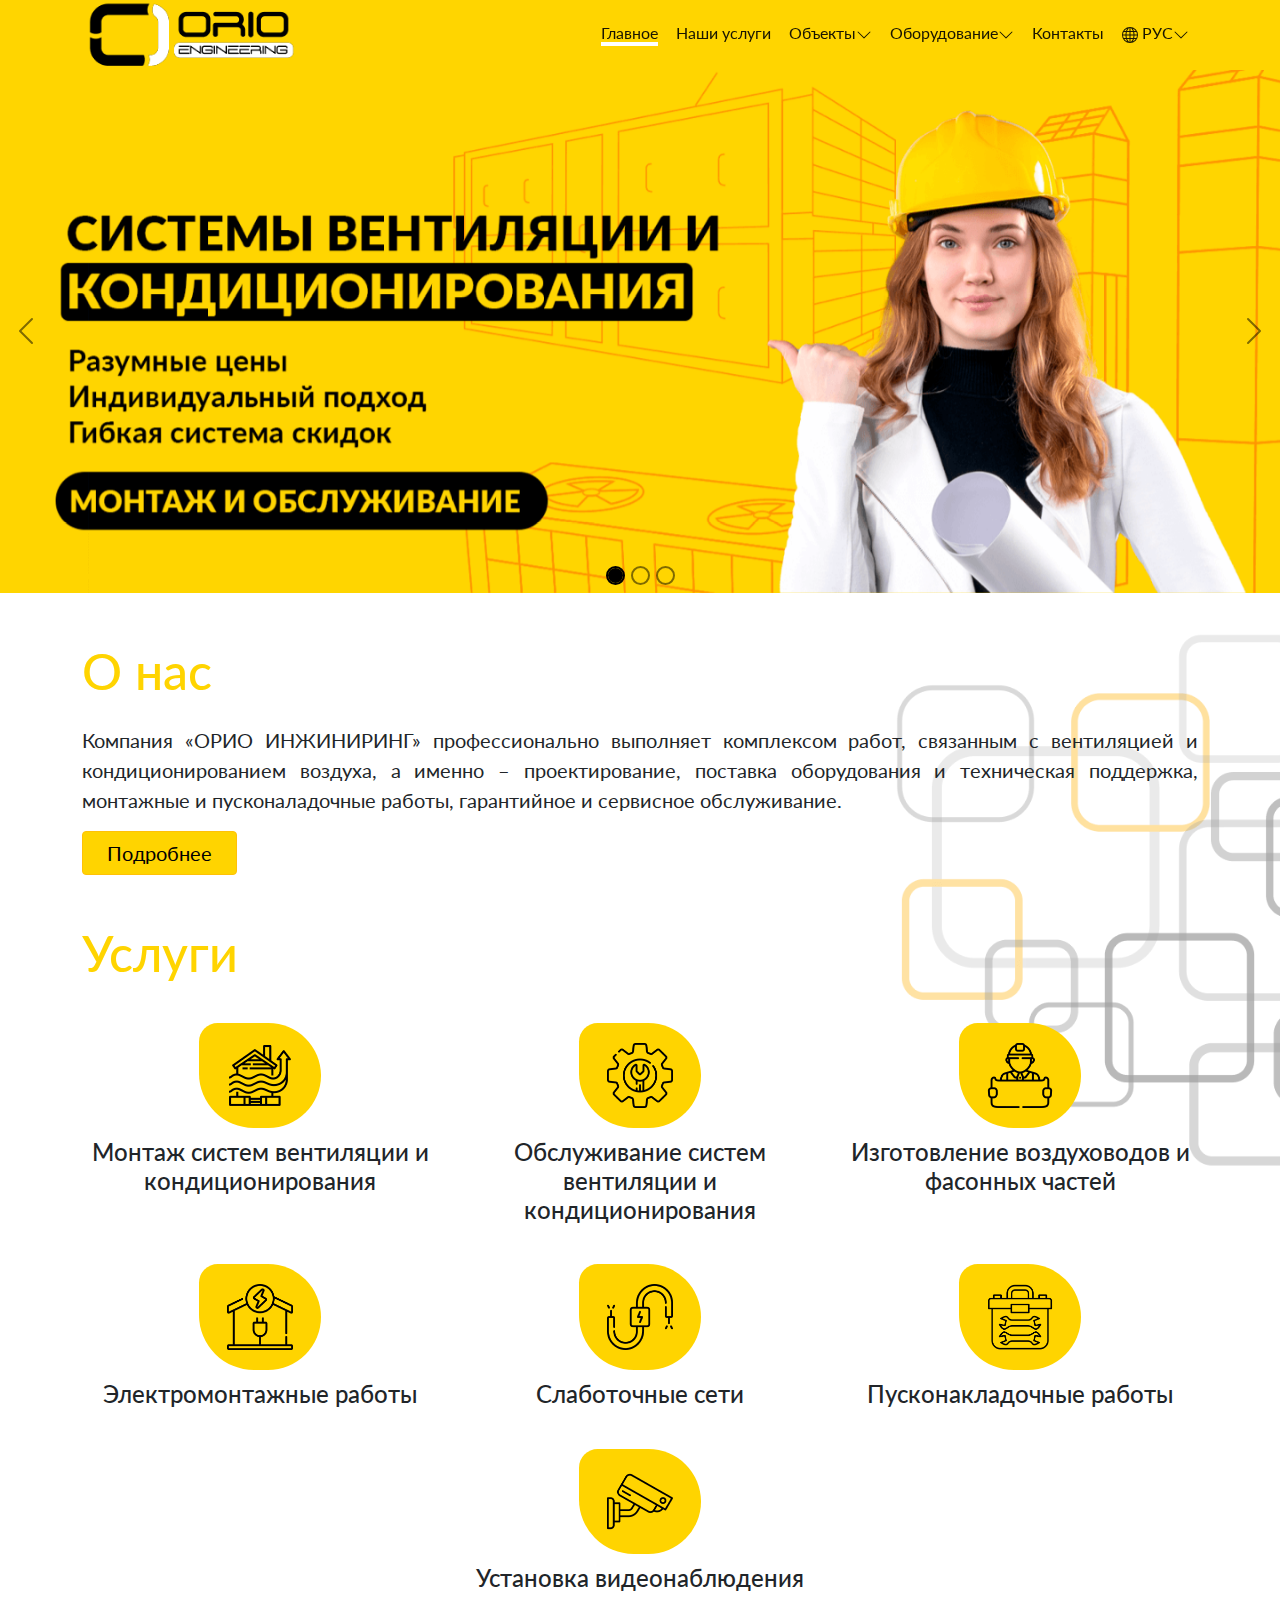
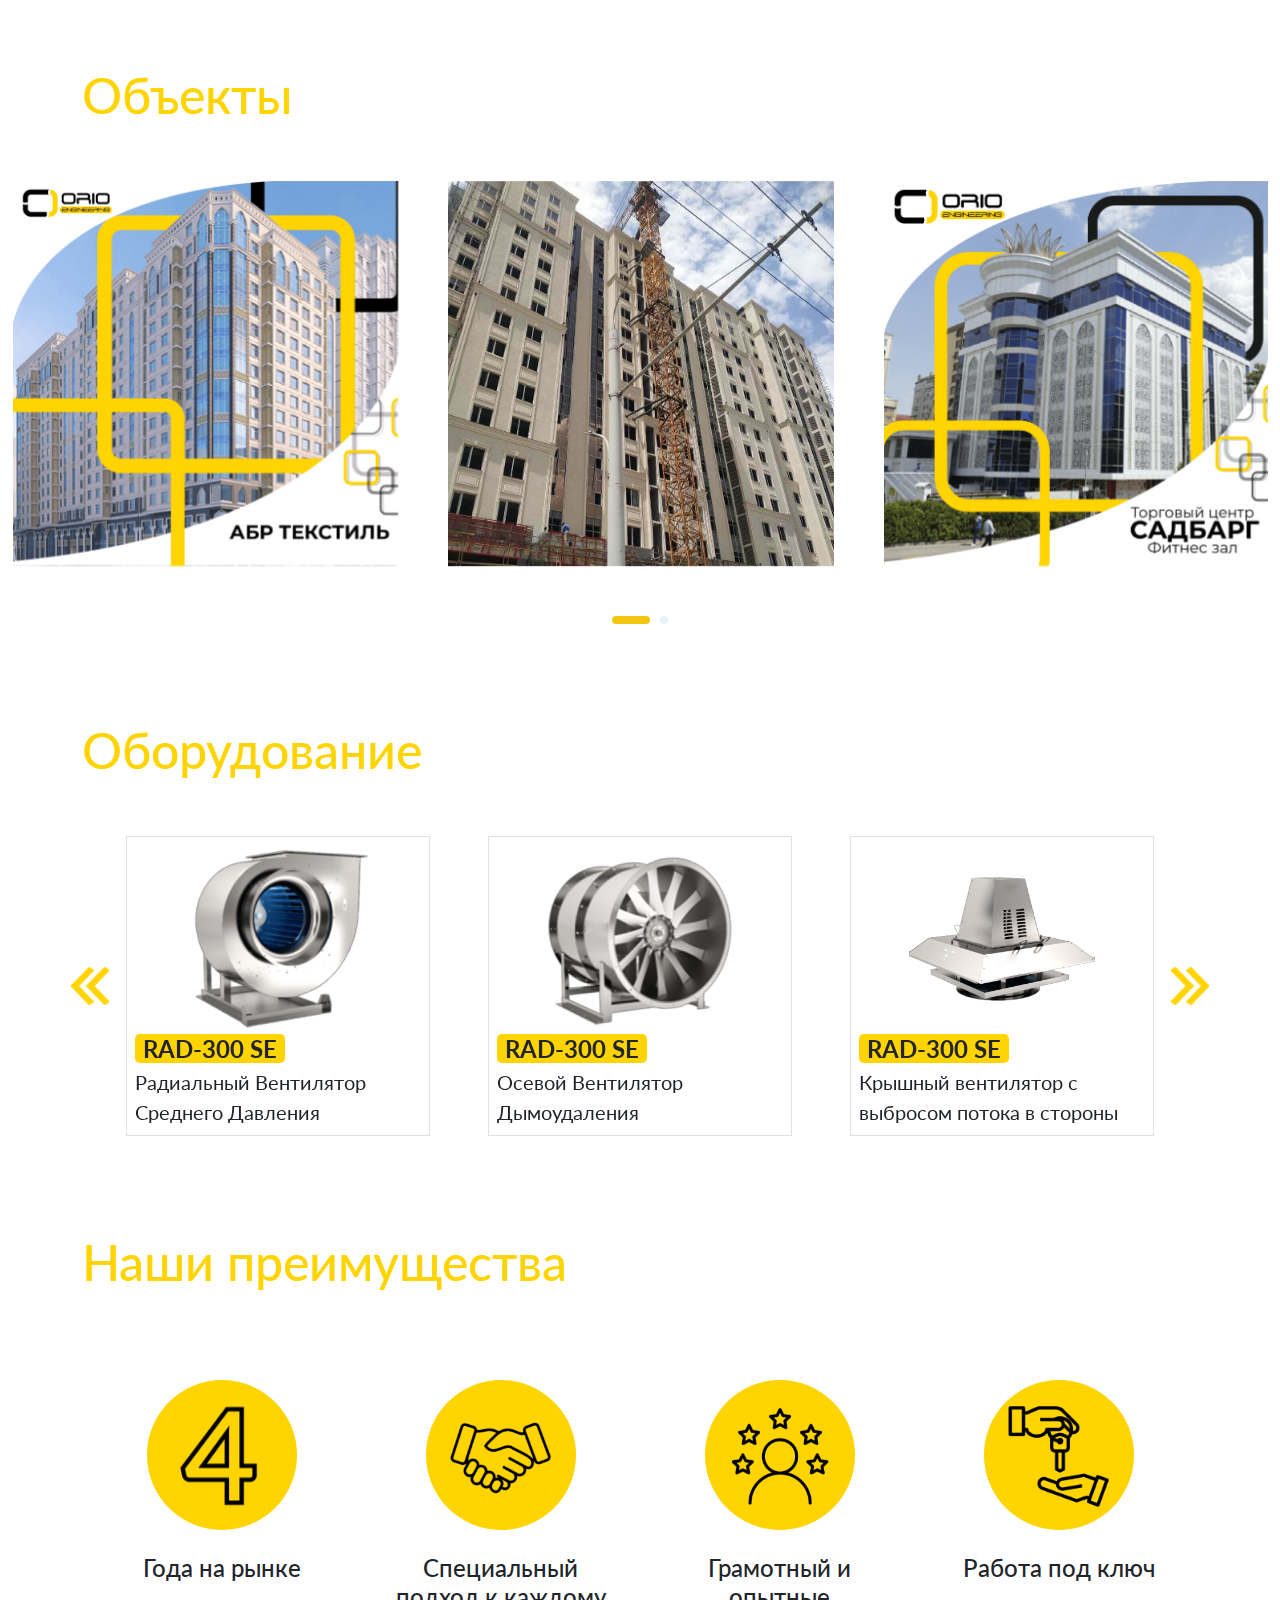
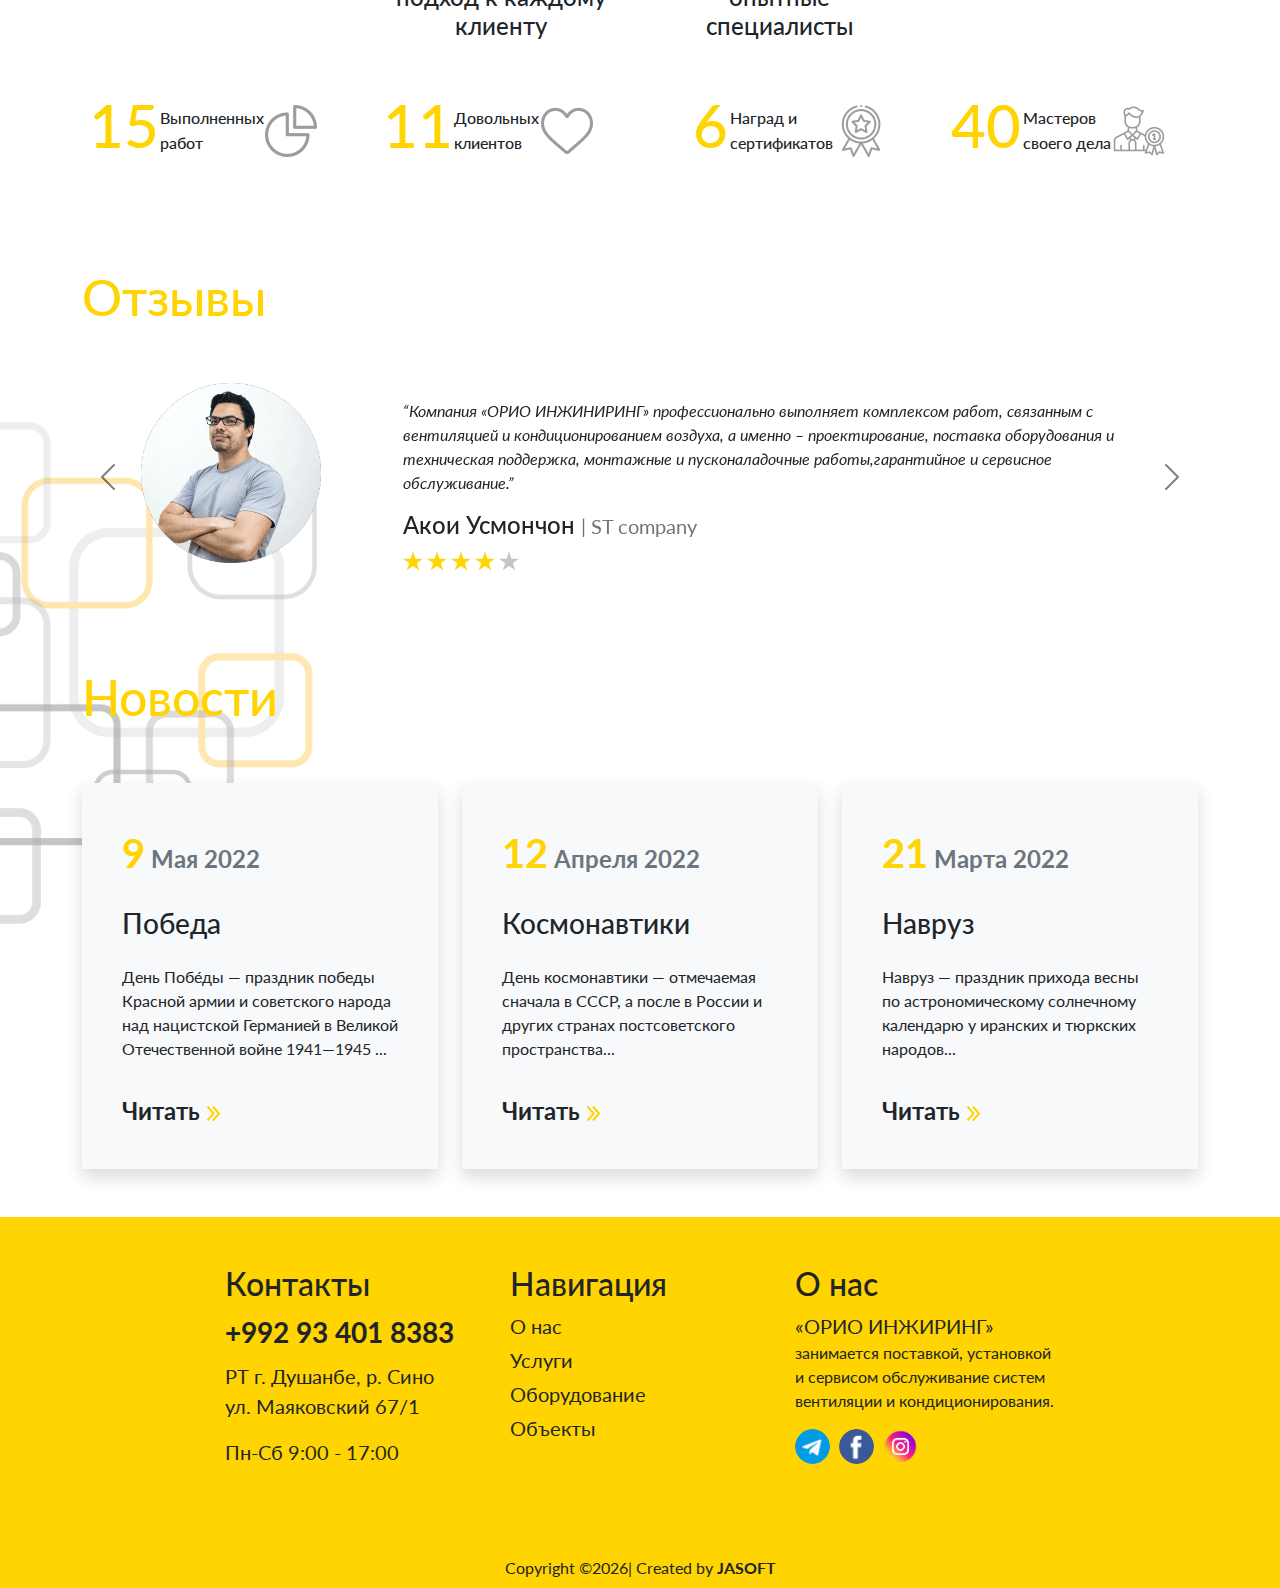
<file: index.html>
<!DOCTYPE html>
<html lang="ru">

<head>
  <meta charset="UTF-8">
  <meta http-equiv="X-UA-Compatible" content="IE=edge">
  <meta name="viewport" content="width=device-width, initial-scale=1.0">
  <meta name="description" content="«ОРИО ИНЖИРИНГ» занимается поставкой, установкой и сервисом обслуживание систем вентиляции и кондиционирования. Изготовление воздуховодов и фасонных частей, Электромонтажные работы, Установка видеонаблюдения. Таджикистан Душанбе (орио тч)" />
  <title>ORIO engineering - ОРИО ИНЖИНИРИНГ связанным с вентиляцией и кондиционированием воздуха</title>
  <link rel="shortcut icon" href="./img/favicon.ico" type="image/x-icon">
  <link rel="stylesheet" href="./css/bootstrap.min.css">
  <link rel="stylesheet" href="./css/owl.carousel.min.css">
  <link rel="stylesheet" href="./css/mystyle.css">
</head>

<body>
  <div id="preloader">
    <div class="wrapper">
      <div class="cssload-loader"></div>
    </div>
  </div>
  <!-- Header -->
  <header >
    <nav class="navbar navbar-expand-lg navbar-light p-0 m-0 fixed-top">
      <div class="container">
        <a class="navbar-brand p-0 m-0" href="../"><img src="./img/logo_orio.png" alt="logo Orio"
            id="header-logo-orio"></a>


        <button class="navbar-toggler" type="button" data-bs-toggle="collapse" data-bs-target="#navbarNavDropdown"
          aria-controls="navbarNavDropdown" aria-expanded="false" aria-label="Toggle navigation">
          <span class="navbar-toggler-icon"></span>
        </button>
        <div class="collapse navbar-collapse justify-content-end" id="navbarNavDropdown">
          <ul class="navbar-nav ">
            <li class="nav-item">
              <a class="nav-link active" aria-current="page" href="./">Главное</a>
            </li>
            <li class="nav-item ">
              <a class="nav-link" aria-current="page" href="./uslugi/">Наши услуги</a>
            </li>
            <li class="nav-item dropdown">
              <a class="nav-link dropdown-toggle" href="#" id="navbarDropdownMenuLink" role="button"
                data-bs-toggle="dropdown" aria-expanded="false">Объекты<span><svg xmlns="http://www.w3.org/2000/svg"
                    width="16" height="16" fill="currentColor" class="bi bi-chevron-down" viewBox="0 0 16 16">
                    <path fill-rule="evenodd"
                      d="M1.646 4.646a.5.5 0 0 1 .708 0L8 10.293l5.646-5.647a.5.5 0 0 1 .708.708l-6 6a.5.5 0 0 1-.708 0l-6-6a.5.5 0 0 1 0-.708z" />
                  </svg></span></a>
              <ul class="dropdown-menu" aria-labelledby="navbarDropdownMenuLink">
                <li><a class="dropdown-item text-wrap" href="./obekti/">Реализованные объекты</a></li>
                <li><a class="dropdown-item text-wrap" href="./obekti/">Фото оборудования на объектах</a></li>
              </ul>
            </li>
            <li class="nav-item dropdown">
              <a class="nav-link dropdown-toggle" href="#" id="navbarDropdownMenuLink" role="button"
                data-bs-toggle="dropdown" aria-expanded="false">Оборудование<span><svg
                    xmlns="http://www.w3.org/2000/svg" width="16" height="16" fill="currentColor"
                    class="bi bi-chevron-down" viewBox="0 0 16 16">
                    <path fill-rule="evenodd"
                      d="M1.646 4.646a.5.5 0 0 1 .708 0L8 10.293l5.646-5.647a.5.5 0 0 1 .708.708l-6 6a.5.5 0 0 1-.708 0l-6-6a.5.5 0 0 1 0-.708z" />
                  </svg></span></a>
              <ul class="dropdown-menu" aria-labelledby="navbarDropdownMenuLink">
                <li><a class="dropdown-item text-wrap" href="./oborudovanie/">Протидымовая вентиляция</a></li>
                <li><a class="dropdown-item text-wrap" href="./oborudovanie/">Общерьменная вентиляция</a></li>
                <li><a class="dropdown-item text-wrap" href="./oborudovanie/">Прямоугольная канальная группа</a></li>
                <li><a class="dropdown-item text-wrap" href="./oborudovanie/">Круглая канальная группа</a></li>
                <li><a class="dropdown-item text-wrap" href="./oborudovanie/">Центральные кондиционеры</a></li>
                <li><a class="dropdown-item text-wrap" href="./oborudovanie/">Автоматика</a></li>
                <li><a class="dropdown-item text-wrap" href="./oborudovanie/">Каналы</a></li>
                <li><a class="dropdown-item text-wrap" href="./oborudovanie/">Дополнительные опции</a></li>
                <li><a class="dropdown-item text-wrap" href="./oborudovanie/">Сервис и гарантия</a></li>
              </ul>
            </li>
            <li class="nav-item">
              <a class="nav-link" href="./contact/">Контакты</a>
            </li>
            <li class="nav-item dropdown">
              <a class="nav-link dropdown-toggle" href="#" id="navbarDropdownMenuLink" role="button"
                data-bs-toggle="dropdown" aria-expanded="false"> <span><svg xmlns="http://www.w3.org/2000/svg"
                    width="16" height="16" fill="currentColor" class="bi bi-globe" viewBox="0 0 16 16">
                    <path
                      d="M0 8a8 8 0 1 1 16 0A8 8 0 0 1 0 8zm7.5-6.923c-.67.204-1.335.82-1.887 1.855A7.97 7.97 0 0 0 5.145 4H7.5V1.077zM4.09 4a9.267 9.267 0 0 1 .64-1.539 6.7 6.7 0 0 1 .597-.933A7.025 7.025 0 0 0 2.255 4H4.09zm-.582 3.5c.03-.877.138-1.718.312-2.5H1.674a6.958 6.958 0 0 0-.656 2.5h2.49zM4.847 5a12.5 12.5 0 0 0-.338 2.5H7.5V5H4.847zM8.5 5v2.5h2.99a12.495 12.495 0 0 0-.337-2.5H8.5zM4.51 8.5a12.5 12.5 0 0 0 .337 2.5H7.5V8.5H4.51zm3.99 0V11h2.653c.187-.765.306-1.608.338-2.5H8.5zM5.145 12c.138.386.295.744.468 1.068.552 1.035 1.218 1.65 1.887 1.855V12H5.145zm.182 2.472a6.696 6.696 0 0 1-.597-.933A9.268 9.268 0 0 1 4.09 12H2.255a7.024 7.024 0 0 0 3.072 2.472zM3.82 11a13.652 13.652 0 0 1-.312-2.5h-2.49c.062.89.291 1.733.656 2.5H3.82zm6.853 3.472A7.024 7.024 0 0 0 13.745 12H11.91a9.27 9.27 0 0 1-.64 1.539 6.688 6.688 0 0 1-.597.933zM8.5 12v2.923c.67-.204 1.335-.82 1.887-1.855.173-.324.33-.682.468-1.068H8.5zm3.68-1h2.146c.365-.767.594-1.61.656-2.5h-2.49a13.65 13.65 0 0 1-.312 2.5zm2.802-3.5a6.959 6.959 0 0 0-.656-2.5H12.18c.174.782.282 1.623.312 2.5h2.49zM11.27 2.461c.247.464.462.98.64 1.539h1.835a7.024 7.024 0 0 0-3.072-2.472c.218.284.418.598.597.933zM10.855 4a7.966 7.966 0 0 0-.468-1.068C9.835 1.897 9.17 1.282 8.5 1.077V4h2.355z" />
                  </svg></span> РУС<span><svg xmlns="http://www.w3.org/2000/svg" width="16" height="16"
                    fill="currentColor" class="bi bi-chevron-down" viewBox="0 0 16 16">
                    <path fill-rule="evenodd"
                      d="M1.646 4.646a.5.5 0 0 1 .708 0L8 10.293l5.646-5.647a.5.5 0 0 1 .708.708l-6 6a.5.5 0 0 1-.708 0l-6-6a.5.5 0 0 1 0-.708z" />
                  </svg></span></a>
              <ul class="dropdown-menu lang" aria-labelledby="navbarDropdownMenuLink">
                <li><a class="dropdown-item" href="#">РУС</a></li>
                <li><a class="dropdown-item" href="#">ENG</a></li>
              </ul>
            </li>
          </ul>
        </div>
      </div>
    </nav>
  </header>
  <!-- slide -->
  <div id="start-slide" class=" container-fluid bg-orio m-0 p-0">
    <div id="carouselExampleIndicators" class="carousel slide" data-bs-ride="carousel" data-bs-pause="false">
      <div class="carousel-indicators">
        <button type="button" data-bs-target="#carouselExampleIndicators" data-bs-slide-to="0" class="active"
          aria-current="true" aria-label="Slide 1"></button>
        <button type="button" data-bs-target="#carouselExampleIndicators" data-bs-slide-to="1"
          aria-label="Slide 2"></button>
        <button type="button" data-bs-target="#carouselExampleIndicators" data-bs-slide-to="2"
          aria-label="Slide 3"></button>
      </div>
      <div class="carousel-inner">
        <div class="carousel-item active">
          <img src="./img/carousel_img1.png" class="d-block w-100" alt="corousel image">
        </div>
        <div class="carousel-item">
          <img src="./img/carousel_img2.jpg" class="d-block w-100" alt="corousel image">
        </div>
        <div class="carousel-item">
          <img src="./img/carousel_img3.jpg" class="d-block w-100" alt="corousel image">
        </div>
      </div>
      <button class="carousel-control-prev" type="button" data-bs-target="#carouselExampleIndicators"
        data-bs-slide="prev">
        <span class="carousel-control-prev-icon" aria-hidden="true"></span>
        <span class="visually-hidden">Previous</span>
      </button>
      <button class="carousel-control-next" type="button" data-bs-target="#carouselExampleIndicators"
        data-bs-slide="next">
        <span class="carousel-control-next-icon" aria-hidden="true"></span>
        <span class="visually-hidden">Next</span>
      </button>
    </div>
  </div>

  <!-- about -->
  <section id="about">
    <div class="container">
      <div class="pattern">
        <img src="./img/pattern-left.png" alt="">
      </div>
      <h1 class="color-orio py-3 pt-lg-5 fs-head">О нас</h1>
      <p class="fs-5">
        Компания «ОРИО ИНЖИНИРИНГ» профессионально выполняет комплексом работ, связанным с вентиляцией и
        кондиционированием воздуха, а именно – проектирование, поставка оборудования и техническая поддержка,
        монтажные и пусконаладочные работы, гарантийное и сервисное обслуживание.
      </p>
      <a href="./about/" class="btn btn-warning bg-orio fs-5 px-4 ">Подробнее</a>
    </div>
  </section>
  <!-- Uslugi -->
  <section id="uslugi">
    <a href="./uslugi/" class="text-reset text-decoration-none">
    <div class="container">
      <h1 class="color-orio py-3 pt-lg-5 fs-head">Услуги</h1>
      <div class="row justify-content-center">
        <div class="col-12 col-lg-4 text-center p-3">
          <div class="uslugi-icon bg-orio ">
            <img class="" src="./img/uslugi/uslugi1.png" alt="">
          </div>
          <h2 class="fs-4">Монтаж систем вентиляции и кондиционирования</h2>
        </div>
        <div class="col-12 col-lg-4 text-center p-3">
          <div class="uslugi-icon bg-orio">
            <img class="" src="./img/uslugi/uslugi2.png" alt="">
          </div>
          <h2 class="fs-4">Обслуживание систем вентиляции и кондиционирования</h2>
        </div>
        <div class="col-12 col-lg-4 text-center p-3">
          <div class="uslugi-icon bg-orio">
            <img class="" src="./img/uslugi/uslugi3.png" alt="">
          </div>
          <h2 class="fs-4">Изготовление воздуховодов и фасонных частей</h2>
        </div>
        <div class="col-12 col-lg-4 text-center p-3">
          <div class="uslugi-icon bg-orio">
            <img class="" src="./img/uslugi/uslugi4.png" alt="">
          </div>
          <h2 class="fs-4">Электромонтажные работы</h2>
        </div>
        <div class="col-12 col-lg-4 text-center p-3">
          <div class="uslugi-icon bg-orio">
            <img class="" src="./img/uslugi/uslugi5.png" alt="">
          </div>
          <h2 class="fs-4">Слаботочные сети</h2>
        </div>
        <div class="col-12 col-lg-4 text-center p-3">
          <div class="uslugi-icon bg-orio">
            <img class="" src="./img/uslugi/uslugi6.png" alt="">
          </div>
          <h2 class="fs-4">Пусконакладочные работы</h2>
        </div>
        <div class="col-12 col-lg-4 text-center p-3">
          <div class="uslugi-icon bg-orio">
            <img class="" src="./img/uslugi/uslugi7.png" alt="">
          </div>
          <h2 class="fs-4">Установка видеонаблюдения</h2>
        </div>
      </div>
    </div>
  </a>
    
  </section>
  <!-- obekti -->
  <section id="obekti">
    <div class="container">
      <h1 class="color-orio py-3 py-lg-5 fs-head">Объекты</h1>
    </div>
    <div class="container-fluid">
      <div class="row">
        <div class="portfolio-sildes owl-carousel">

          <div class="single-portfolio-slide">
            <img src="./img/obekti/abr_textile/abr_textil.png" alt="">
            <div class="overlay-effect">
              <img src="./img/obekti/abr_textile/3.jpg" alt="">
            </div>
          </div>
          <div class="single-portfolio-slide">
            <img src="./img/obekti/kazokon/1.jpg" alt="">
            <div class="overlay-effect">
              <img src="./img/obekti/kazokon/10.jpg" alt="">
            </div>
          </div>
          <div class="single-portfolio-slide">
            <img src="./img/obekti/sadbarg/sadbarg.png" alt="">
            <div class="overlay-effect">
              <img src="./img/obekti/sadbarg/1.jpg" alt="">
            </div>
          </div>
          <div class="single-portfolio-slide">
            <img src="./img/obekti/abr_textile/7.jpg" alt="">
            <div
              class="overlay-effect                                                                                                                                                                                                                                                                                                                                                                                                                                                                                                                                                                                                                                                                                                                                                                                                                                                                                                                                                                                                                                                                                                                                                                                                                                                                                                                                                                                                                                                                                                                                                                                                                                                                                                                                                                                                                                                                                                                                                                                                                                                                                                                                                                                                                                                                                                                                                                                                                                                                                                                                                                                                                                                                                                                                                                                                                                                                                                                                                                                                                                                                                                                                                                                                                                                                                                                                                                                                                                                                                                                                                                                                                                                                                                                                                                                                                                                                                                                                                                                                                                                                                                                                                                                                                                                                                  ">
              <img src="./img/obekti/abr_textile/8.jpg" alt="">
            </div>
          </div>

        </div>


      </div>
    </div>

  </section>
  <!-- Oborudovanie -->
  <section id="oborudovanie">
    <div class="container">
      <h1 class="color-orio py-3 pt-5 py-lg-5 fs-head mt-5">Оборудование</h1>
      <div class="obor-slide">
        <div class="row">
          <div class="oborudovanie-sildes owl-carousel">
            <div class="oborudovanie-item border mx-4 mx-lg-1 p-2">
              <a href="./oborudovanie/" class="text-reset text-decoration-none">
                <img src="./img/Oborudovanie/RAd-300.png" alt="">
              <span class="bg-orio px-2 rounded-3 fs-4 fw-bolder">RAD-300 SE</span>
              <p class="fs-5"> Радиальный Вентилятор Среднего Давления</p>
              </a>
            </div>
            <div class="oborudovanie-item border mx-4 mx-lg-1 p-2">
              <a href="./oborudovanie/" class="text-reset text-decoration-none">
                <img src="./img/Oborudovanie/AXT.png" alt="">
              <span class="bg-orio px-2 rounded-3 fs-4 fw-bolder">RAD-300 SE</span>
              <p class="fs-5">Осевой Вентилятор<br> Дымоудаления</p>
              </a>
            </div>
            <div class="oborudovanie-item border mx-4 mx-lg-1 p-2">
              <a href="./oborudovanie/" class="text-reset text-decoration-none">
                <img src="./img/Oborudovanie/RFS.png" alt="">
                <span class="bg-orio px-2 rounded-3 fs-4 fw-bolder">RAD-300 SE</span>
                <p class="fs-5">Крышный вентилятор с выбросом потока в стороны</p>
              </a>
            </div>
            <div class="oborudovanie-item border mx-4 mx-lg-1 p-2">
              <a href="./oborudovanie/" class="text-reset text-decoration-none">
                 <img src="./img/Oborudovanie/AXT.png" alt="">
                 <span class="bg-orio px-2 rounded-3 fs-4 fw-bolder">RAD-300 SE</span>
                 <p class="fs-5">Осевой Вентилятор<br> Дымоудаления</p>
              </a>
            </div>
          </div>
        </div>
      </div>
    </div>
  </section>
  <!-- Preimushestva -->
  <section id="preimushestva">
    <div class="container">
      <h1 class="color-orio py-3 pt-5 py-lg-5 fs-head mt-5">Наши преимущества</h1>
      <div class="row justify-content-center block-a mx-auto">
        <div class="col-6 col-lg-3 text-center p-4">
          <div class="prem-icon four-icon bg-orio m-2"></div>
          <h2 class="pt-3 fs-4">Года на рынке</h2>
        </div>
        <div class="col-6 col-lg-3 text-center p-4">
          <div class="prem-icon client-icon bg-orio m-2 "></div>
          <h2 class="pt-3 fs-4">Специальный подход к каждому клиенту</h2>
        </div>
        <div class="col-6 col-lg-3 text-center p-4">
          <div class="prem-icon opit-icon bg-orio m-2 "></div>
          <h2 class="pt-3 fs-4">Грамотный и опытные специалисты</h2>
        </div>
        <div class="col-6 col-lg-3 text-center p-4">
          <div class="prem-icon kluch-icon bg-orio m-2 "></div>
          <h2 class="pt-3 fs-4">Работа под ключ</h2>
        </div>
      </div>
      <div class="row block-b mt-3">

        <div class="col-6 col-lg-3">
          <div class="row justify-content-center row-block-b">
            <div class="col-6 col-lg-3">
              <h2 class="text-end color-orio"><span class="counter">15</span></h2>
            </div>
            <div class="col-6 col-lg-3 order-lg-1 pt-3"><img src="./img/work.png" alt=""></div>
            <div class="col-12 col-lg-auto pt-lg-3 text">
              <p class="text-center text-lg-start ">Выполненных<br>работ</p>
            </div>
          </div>
        </div>
        <div class="col-6 col-lg-3">
          <div class="row justify-content-center row-block-b">
            <div class="col-6 col-lg-3">
              <h2 class="text-end color-orio"><span class="counter">11</span></h2>
            </div>
            <div class="col-6 col-lg-3 order-lg-1 pt-3"><img src="./img/like.png" alt=""></div>
            <div class="col-12 col-lg-auto pt-lg-3 text">
              <p class="text-center text-lg-start ">Довольных<br>клиентов</p>
            </div>
          </div>
        </div>
        <div class="col-6 col-lg-3">
          <div class="row justify-content-center row-block-b">
            <div class="col-6 col-lg-3">
              <h2 class=" text-end color-orio"><span class="counter">6</span></h2>
            </div>
            <div class="col-6 col-lg-3 order-lg-1 pt-3"><img src="./img/certificate.png" alt=""></div>
            <div class="col-12 col-lg-auto pt-lg-3 text">
              <p class="text-center text-lg-start ">Наград и<br>сертификатов</p>
            </div>
          </div>
        </div>
        <div class="col-6 col-lg-3">
          <div class="row justify-content-center row-block-b">
            <div class="col-6 col-lg-3">
              <h2 class="text-end color-orio"><span class="counter">40</span></h2>
            </div>
            <div class="col-6 col-lg-3 order-lg-1 pt-3"><img src="./img/master.png" alt=""></div>
            <div class="col-12 col-lg-auto pt-lg-3 text">
              <p class="text-center text-lg-start ">Мастеров<br>своего дела</p>
            </div>
          </div>
        </div>
      </div>
    </div>
  </section>

  <!-- Otzivi -->
  <section id="otzivi">
    <div class="container">
      <h1 class="color-orio py-3 pt-5 py-lg-5 fs-head mt-5">Отзывы</h1>
    </div>
    <div class="pattern">
      <img src="./img/pattern-right.png" alt="">
    </div>
    <div class="container">

      <div id="carouselExampleControls" class="carousel slide" data-bs-ride="carousel">
        <div class="carousel-inner">
          <div class="carousel-item active">
            <div class="row">
              <div class="col-12 col-lg-3 text-center ps-lg-5">
                <img class="avatar-otziv" src="./img/Akoi_Usmojon.png" alt="">
              </div>
              <div class="col-12 col-lg-9 px-5">
                <p class="text-otziv fst-italic pe-lg-5 pt-3">
                  “Компания «ОРИО ИНЖИНИРИНГ» профессионально выполняет комплексом работ, связанным с вентиляцией и
                  кондиционированием воздуха, а именно – проектирование, поставка оборудования и техническая поддержка,
                  монтажные и пусконаладочные работы,гарантийное и сервисное обслуживание.”
                </p>
                <h4>Акои Усмончон <span class="text-secondary fs-5 fw-normal">| ST company</span></h4>
                <div class=""><svg width="20" height="20" viewBox="0 0 45 43" fill="none"
                    xmlns="http://www.w3.org/2000/svg">
                    <path
                      d="M22.5 0L27.7761 16.2381H44.8498L31.0369 26.2738L36.313 42.5119L22.5 32.4762L8.68705 42.5119L13.9631 26.2738L0.150171 16.2381H17.2239L22.5 0Z"
                      fill="#FFD400" />
                  </svg>
                  <svg width="20" height="20" viewBox="0 0 45 43" fill="none" xmlns="http://www.w3.org/2000/svg">
                    <path
                      d="M22.5 0L27.7761 16.2381H44.8498L31.0369 26.2738L36.313 42.5119L22.5 32.4762L8.68705 42.5119L13.9631 26.2738L0.150171 16.2381H17.2239L22.5 0Z"
                      fill="#FFD400" />
                  </svg>
                  <svg width="20" height="20" viewBox="0 0 45 43" fill="none" xmlns="http://www.w3.org/2000/svg">
                    <path
                      d="M22.5 0L27.7761 16.2381H44.8498L31.0369 26.2738L36.313 42.5119L22.5 32.4762L8.68705 42.5119L13.9631 26.2738L0.150171 16.2381H17.2239L22.5 0Z"
                      fill="#FFD400" />
                  </svg>
                  <svg width="20" height="20" viewBox="0 0 45 43" fill="none" xmlns="http://www.w3.org/2000/svg">
                    <path
                      d="M22.5 0L27.7761 16.2381H44.8498L31.0369 26.2738L36.313 42.5119L22.5 32.4762L8.68705 42.5119L13.9631 26.2738L0.150171 16.2381H17.2239L22.5 0Z"
                      fill="#FFD400" />
                  </svg>
                  <svg width="20" height="20" viewBox="0 0 45 43" fill="none" xmlns="http://www.w3.org/2000/svg">
                    <path
                      d="M22.5 0L27.7761 16.2381H44.8498L31.0369 26.2738L36.313 42.5119L22.5 32.4762L8.68705 42.5119L13.9631 26.2738L0.150171 16.2381H17.2239L22.5 0Z"
                      fill="#C4C4C4" />
                  </svg>
                </div>
              </div>
            </div>
          </div>
          <div class="carousel-item ">
            <div class="row">
              <div class="col-12 col-lg-3 text-center ps-lg-5">
                <img class="avatar-otziv rounded-circle" src="./img/Inaara_Ladha.jpg" alt="">
              </div>
              <div class="col-12 col-lg-9 px-5">
                <p class="text-otziv fst-italic pe-lg-5 pt-3 ">
                  “Компания «ОРИО ИНЖИНИРИНГ» профессионально выполняет комплексом работ, связанным с вентиляцией и
                  кондиционированием воздуха, а именно – проектирование, поставка оборудования и техническая поддержка,
                  монтажные и пусконаладочные работы,гарантийное и сервисное обслуживание.”
                </p>
                <h4>Инаара Ладха<span class="text-secondary fs-5 fw-normal">| ST company</span></h4>
                <div class=""><svg width="20" height="20" viewBox="0 0 45 43" fill="none"
                    xmlns="http://www.w3.org/2000/svg">
                    <path
                      d="M22.5 0L27.7761 16.2381H44.8498L31.0369 26.2738L36.313 42.5119L22.5 32.4762L8.68705 42.5119L13.9631 26.2738L0.150171 16.2381H17.2239L22.5 0Z"
                      fill="#FFD400" />
                  </svg>
                  <svg width="20" height="20" viewBox="0 0 45 43" fill="none" xmlns="http://www.w3.org/2000/svg">
                    <path
                      d="M22.5 0L27.7761 16.2381H44.8498L31.0369 26.2738L36.313 42.5119L22.5 32.4762L8.68705 42.5119L13.9631 26.2738L0.150171 16.2381H17.2239L22.5 0Z"
                      fill="#FFD400" />
                  </svg>
                  <svg width="20" height="20" viewBox="0 0 45 43" fill="none" xmlns="http://www.w3.org/2000/svg">
                    <path
                      d="M22.5 0L27.7761 16.2381H44.8498L31.0369 26.2738L36.313 42.5119L22.5 32.4762L8.68705 42.5119L13.9631 26.2738L0.150171 16.2381H17.2239L22.5 0Z"
                      fill="#FFD400" />
                  </svg>
                  <svg width="20" height="20" viewBox="0 0 45 43" fill="none" xmlns="http://www.w3.org/2000/svg">
                    <path
                      d="M22.5 0L27.7761 16.2381H44.8498L31.0369 26.2738L36.313 42.5119L22.5 32.4762L8.68705 42.5119L13.9631 26.2738L0.150171 16.2381H17.2239L22.5 0Z"
                      fill="#FFD400" />
                  </svg>
                  <svg width="20" height="20" viewBox="0 0 45 43" fill="none" xmlns="http://www.w3.org/2000/svg">
                    <path
                      d="M22.5 0L27.7761 16.2381H44.8498L31.0369 26.2738L36.313 42.5119L22.5 32.4762L8.68705 42.5119L13.9631 26.2738L0.150171 16.2381H17.2239L22.5 0Z"
                      fill="#C4C4C4" />
                  </svg>
                </div>
              </div>
            </div>
          </div>

        </div>
        <button class="carousel-control-prev" type="button" data-bs-target="#carouselExampleControls"
          data-bs-slide="prev">
          <span class="carousel-control-prev-icon" aria-hidden="true"></span>
          <span class="visually-hidden">Previous</span>
        </button>
        <button class="carousel-control-next" type="button" data-bs-target="#carouselExampleControls"
          data-bs-slide="next">
          <span class="carousel-control-next-icon" aria-hidden="true"></span>
          <span class="visually-hidden">Next</span>
        </button>
      </div>
    </div>
  </section>
  <section id="news">
    <div class="container">
      <h1 class="color-orio py-3 pt-5 py-lg-5 fs-head mt-5">Новости</h1>
      <div class="row">
        <div class="col-12 col-lg-4">
          <div class="bg-news  mb-5 shadow bg-light">
            <div class="news-content">
              <span class="news-date fw-bold text-secondary fs-4"><span class="fs-1 color-orio fw-bold">9</span>
                Мая 2022</span>
              <h3 class="my-4"><a href="#" class="news-title text-decoration-none text-reset ">Победа</a></h3>
              <p class="pb-3 mb-3">День Побе́ды — праздник победы Красной армии и советского народа над нацистской Германией в Великой Отечественной войне 1941—1945 ...</p>
              <a href="#" class="read-more-btn text-decoration-none text-reset fs-4 fw-bold  ">Читать <span><svg
                    width="15" height="17" viewBox="0 0 15 17" fill="none" xmlns="http://www.w3.org/2000/svg">
                    <path d="M1.5 1.5L7.5 8.5L1.5 15.5M7 1.5L13 8.5L7 15.5" stroke="#FFD400" stroke-width="2" />
                  </svg></span></a>
            </div>
          </div>
        </div>
        <div class="col-12 col-lg-4">
          <div class="bg-news  mb-5 shadow bg-light">
            <div class="news-content">
              <span class="news-date fw-bold text-secondary fs-4"><span class="fs-1 color-orio fw-bold">12</span>
                Апреля 2022</span>
              <h3 class="my-4"><a href="#" class="news-title text-decoration-none text-reset ">Космонавтики</a></h3>
              <p class="pb-3 mb-3">День космонавтики — отмечаемая сначала в СССР, а после в России и других странах постсоветского пространства...</p>
              <a href="#" class="read-more-btn text-decoration-none text-reset fs-4 fw-bold ">Читать <span><svg
                    width="15" height="17" viewBox="0 0 15 17" fill="none" xmlns="http://www.w3.org/2000/svg">
                    <path d="M1.5 1.5L7.5 8.5L1.5 15.5M7 1.5L13 8.5L7 15.5" stroke="#FFD400" stroke-width="2" />
                  </svg></span></a>
            </div>
          </div>
        </div>
        <div class="col-12 col-lg-4">
          <div class="bg-news  mb-5 shadow bg-light">
            <div class="news-content">
              <span class="news-date fw-bold text-secondary fs-4"><span class="fs-1 color-orio fw-bold">21</span>
                Марта 2022</span>
              <h3 class="my-4"><a href="#" class="news-title text-decoration-none text-reset ">Навруз</a></h3>
              <p class="pb-3 mb-3">Навруз — праздник прихода весны по астрономическому солнечному календарю у иранских и тюркских народов...</p>
              <a href="#" class="read-more-btn text-decoration-none text-reset  fs-4 fw-bold ">Читать <span><svg
                    width="15" height="17" viewBox="0 0 15 17" fill="none" xmlns="http://www.w3.org/2000/svg">
                    <path d="M1.5 1.5L7.5 8.5L1.5 15.5M7 1.5L13 8.5L7 15.5" stroke="#FFD400" stroke-width="2" />
                  </svg></span></a>
            </div>
          </div>
        </div>
      </div>

    </div>
  </section>
  <footer id="footer" class="bg-orio ">
    <div class="container py-5">
      <div class="row justify-content-center ">
        <div class="col-12 col-lg-3 text-center text-lg-start" id="contact">
          <h2 class="head-footer ">Контакты</h2>
          <div>
            <a href="tel:+992934018383" class="tel text-reset text-decoration-none fs-3 fw-bold">+992 93 401 8383</a>
            <p class="adress fs-5 pt-2">РТ г. Душанбе, р. Сино<br>ул. Маяковский 67/1</p>
            <p class="fs-5">Пн-Сб 9:00 - 17:00</p>
          </div>
          <hr class="hr-footer">
        </div>
        <div class="col-12 col-lg-3 text-center text-lg-start">
          <h2 class="head-footer">Навигация</h2>
          <div class="navigator-link">
            <a href="./about/" class="d-block text-reset text-decoration-none fs-5">О нас</a>
            <a href="./uslugi/" class="d-block text-reset text-decoration-none fs-5 pt-1">Услуги</a>
            <a href="./oborudovanie/" class="d-block text-reset text-decoration-none fs-5 pt-1">Оборудование</a>
            <a href="./obekti/" class="d-block text-reset text-decoration-none fs-5 pt-1">Объекты</a>
          </div>
          <hr class="hr-footer">
        </div>
        <div class="col-12 col-lg-3 text-center text-lg-start">
          <h2 class="head-footer">О нас</h2>
          <div class="about-footer">
            <p><span class="fs-5">«ОРИО ИНЖИРИНГ»</span> занимается поставкой, установкой и сервисом обслуживание систем
              вентиляции и кондиционирования.</p>
            <div class="footer-social-info inline">
              <a href="http://www.telegram.org" class="facebook" title="Telegram"><img src="../img/core-img/telegram.png"
                  alt=""></a>
              <a href="http://www.facebook.com" class="facebook" title="Facebook"><img src="../img/core-img/facebook.png"
                  alt=""></a>
              <a href="http://www.instagram.com" class="Instagram" title="Instagram"><img
                  src="../img/core-img/instagram.png" alt=""></a>
            </div>
            <hr class="hr-footer">
          </div>
        </div>
      </div>
    </div>
    <div class="text-center py-2">
      <p class="m-0"> Copyright &copy;<script>
          document.write(new Date().getFullYear());
        </script>| Created by <a href="https://jasoft.tj" target="_blank"
          class="text-reset text-decoration-none fw-bold">JASOFT</a></p>
    </div>
  </footer>
  <!-- ******* All JS Files ******* -->

  <!-- jQuery js -->
  <script src="js/jquery.min.js"></script>
  <!-- Bootstrap js -->
  <script src="js/bootstrap.bundle.min.js"></script>
  <!-- All js -->
  <script src="js/JS.bundle.js"></script>
  <!-- Active js -->
  <script src="js/active.js"></script>
</body>

</html>
</file>
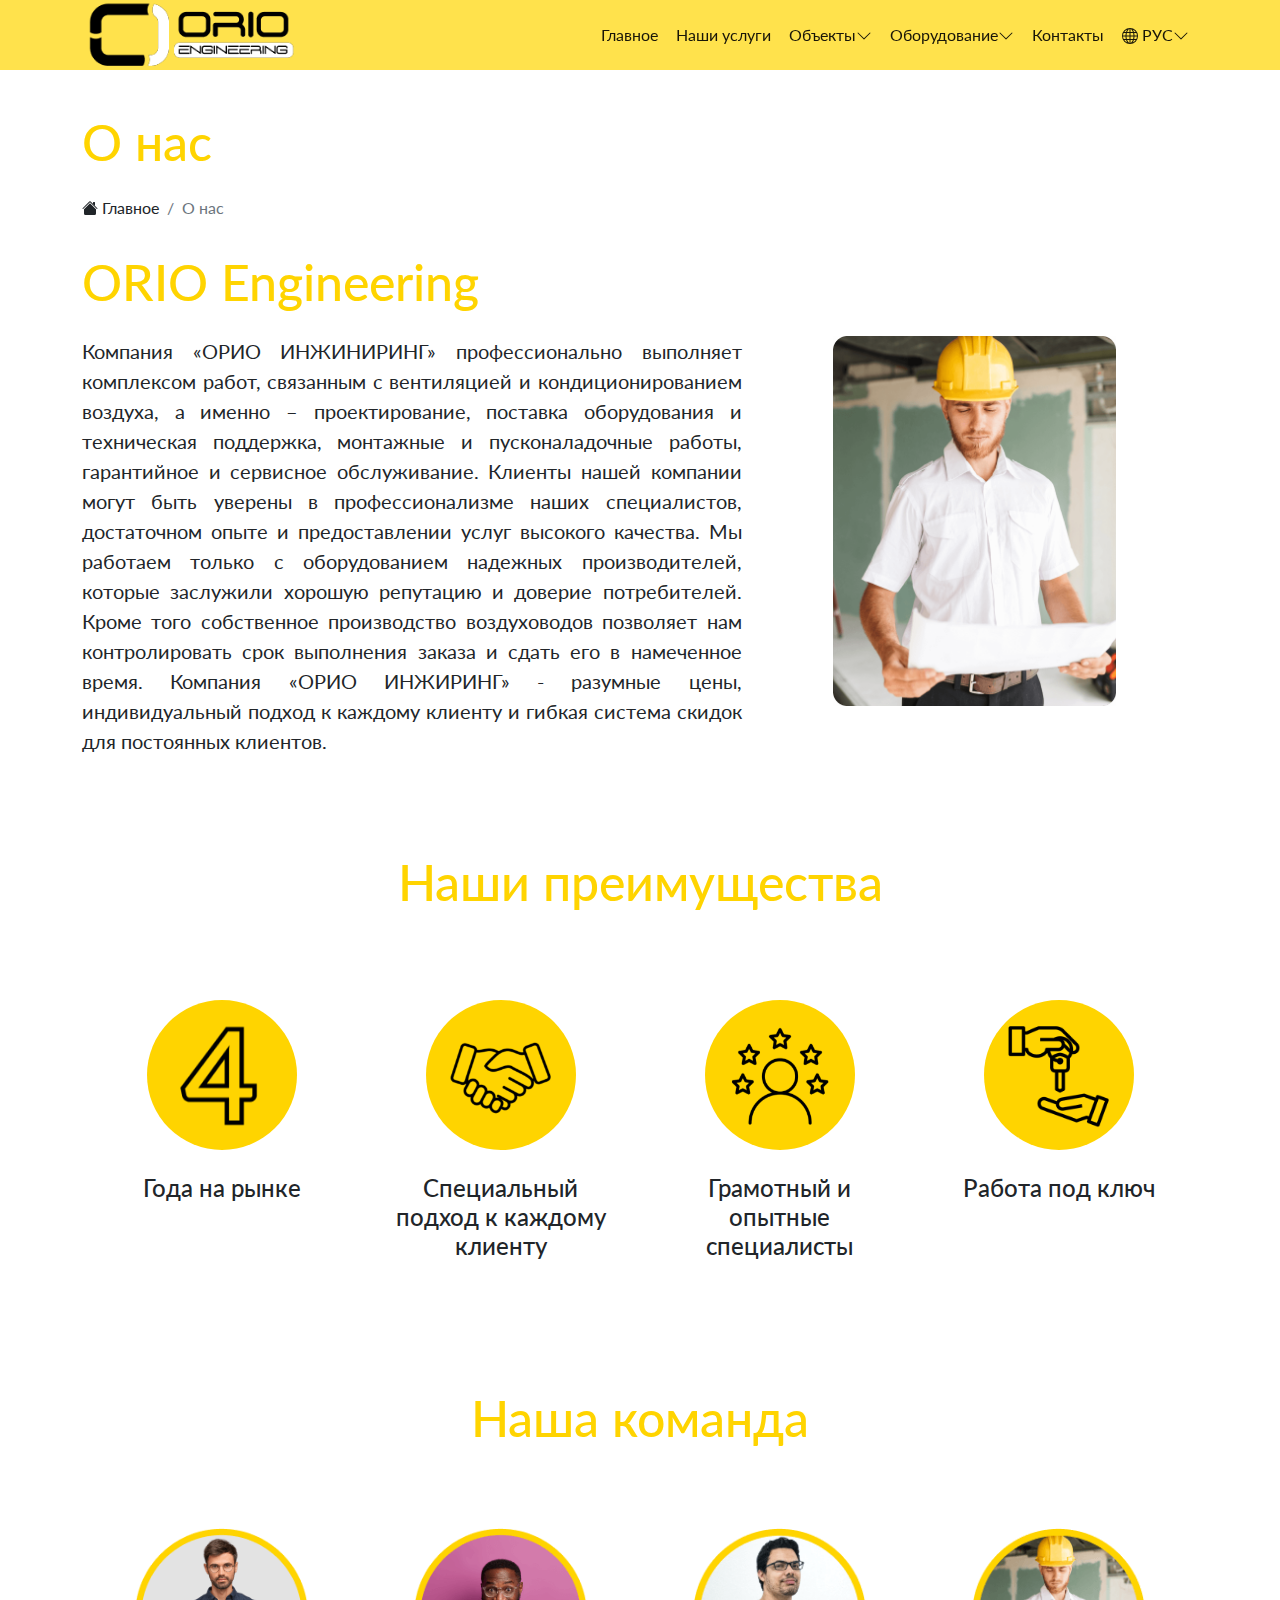
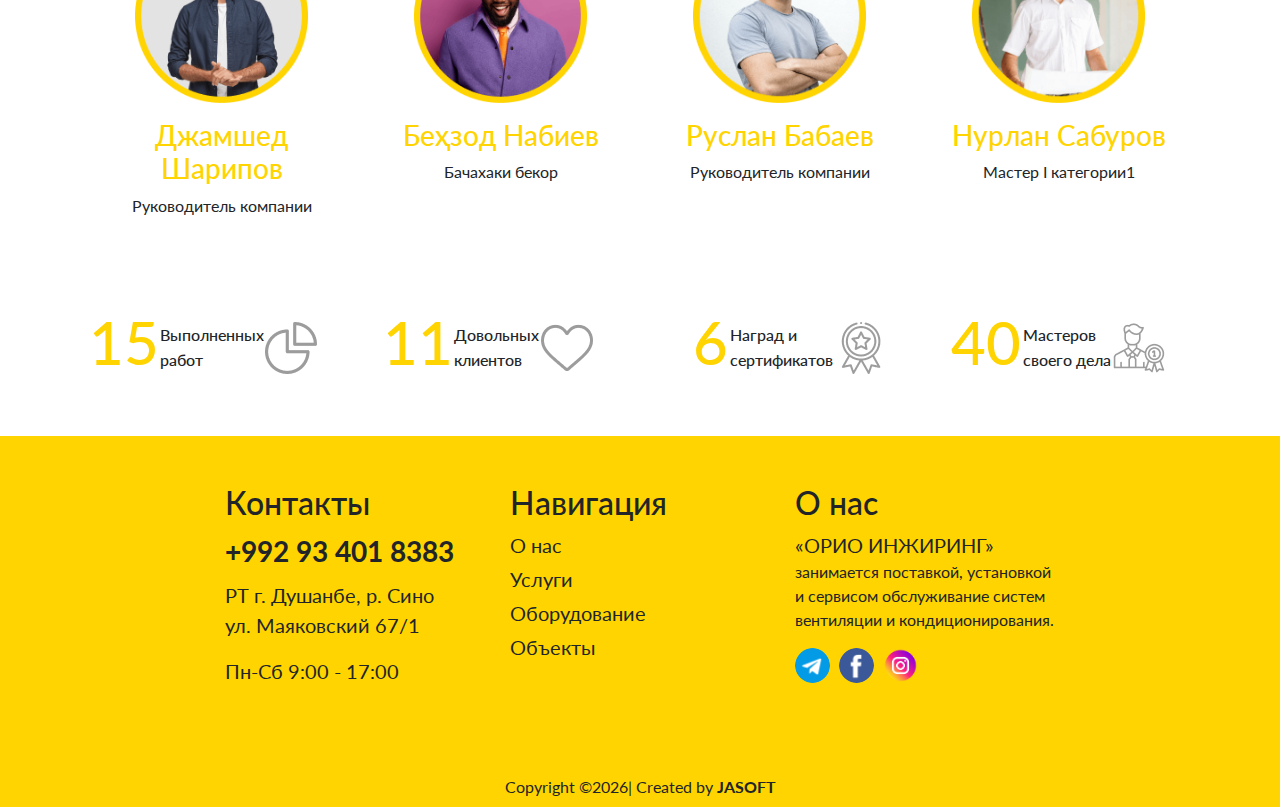
<file: about/index.html>
<!DOCTYPE html>
<html lang="ru">

<head>
  <meta charset="UTF-8">
  <meta http-equiv="X-UA-Compatible" content="IE=edge">
  <meta name="viewport" content="width=device-width, initial-scale=1.0">
  <title>О нас</title>
  <link rel="shortcut icon" href="../img/favicon.ico" type="image/x-icon">
  <link rel="stylesheet" href="../css/bootstrap.min.css">
  <link rel="stylesheet" href="../css/owl.carousel.min.css">
  <link rel="stylesheet" href="../css/mystyle.css">
</head>
<body>
  <!-- Header -->
  <header >
    <nav class="navbar navbar-expand-lg navbar-light p-0 m-0 fixed-top">
      <div class="container">
        <a class="navbar-brand p-0 m-0" href="../"><img src="../img/logo_orio.png" alt="logo Orio"
            id="header-logo-orio"></a>


        <button class="navbar-toggler" type="button" data-bs-toggle="collapse" data-bs-target="#navbarNavDropdown"
          aria-controls="navbarNavDropdown" aria-expanded="false" aria-label="Toggle navigation">
          <span class="navbar-toggler-icon"></span>
        </button>
        <div class="collapse navbar-collapse justify-content-end" id="navbarNavDropdown">
          <ul class="navbar-nav ">
            <li class="nav-item">
              <a class="nav-link" aria-current="page" href="../">Главное</a>
            </li>
            <li class="nav-item ">
              <a class="nav-link" aria-current="page" href="../uslugi/">Наши услуги</a>
            </li>
            <li class="nav-item dropdown">
              <a class="nav-link dropdown-toggle" href="#" id="navbarDropdownMenuLink" role="button"
                data-bs-toggle="dropdown" aria-expanded="false">Объекты<span><svg xmlns="http://www.w3.org/2000/svg"
                    width="16" height="16" fill="currentColor" class="bi bi-chevron-down" viewBox="0 0 16 16">
                    <path fill-rule="evenodd"
                      d="M1.646 4.646a.5.5 0 0 1 .708 0L8 10.293l5.646-5.647a.5.5 0 0 1 .708.708l-6 6a.5.5 0 0 1-.708 0l-6-6a.5.5 0 0 1 0-.708z" />
                  </svg></span></a>
              <ul class="dropdown-menu" aria-labelledby="navbarDropdownMenuLink">
                <li><a class="dropdown-item text-wrap" href="../obekti/">Реализованные объекты</a></li>
                <li><a class="dropdown-item text-wrap" href="../obekti/">Фото оборудования на объектах</a></li>
              </ul>
            </li>
            <li class="nav-item dropdown">
              <a class="nav-link dropdown-toggle" href="#" id="navbarDropdownMenuLink" role="button"
                data-bs-toggle="dropdown" aria-expanded="false">Оборудование<span><svg
                    xmlns="http://www.w3.org/2000/svg" width="16" height="16" fill="currentColor"
                    class="bi bi-chevron-down" viewBox="0 0 16 16">
                    <path fill-rule="evenodd"
                      d="M1.646 4.646a.5.5 0 0 1 .708 0L8 10.293l5.646-5.647a.5.5 0 0 1 .708.708l-6 6a.5.5 0 0 1-.708 0l-6-6a.5.5 0 0 1 0-.708z" />
                  </svg></span></a>
              <ul class="dropdown-menu" aria-labelledby="navbarDropdownMenuLink">
                <li><a class="dropdown-item text-wrap" href="../oborudovanie/">Протидымовая вентиляция</a></li>
                <li><a class="dropdown-item text-wrap" href="../oborudovanie/">Общерьменная вентиляция</a></li>
                <li><a class="dropdown-item text-wrap" href="../oborudovanie/">Прямоугольная канальная группа</a></li>
                <li><a class="dropdown-item text-wrap" href="../oborudovanie/">Круглая канальная группа</a></li>
                <li><a class="dropdown-item text-wrap" href="../oborudovanie/">Центральные кондиционеры</a></li>
                <li><a class="dropdown-item text-wrap" href="../oborudovanie/">Автоматика</a></li>
                <li><a class="dropdown-item text-wrap" href="../oborudovanie/">Каналы</a></li>
                <li><a class="dropdown-item text-wrap" href="../oborudovanie/">Дополнительные опции</a></li>
                <li><a class="dropdown-item text-wrap" href="../oborudovanie/">Сервис и гарантия</a></li>
              </ul>
            </li>
            <li class="nav-item">
              <a class="nav-link" href="../contact/">Контакты</a>
            </li>
            <li class="nav-item dropdown">
              <a class="nav-link dropdown-toggle" href="#" id="navbarDropdownMenuLink" role="button"
                data-bs-toggle="dropdown" aria-expanded="false"> <span><svg xmlns="http://www.w3.org/2000/svg"
                    width="16" height="16" fill="currentColor" class="bi bi-globe" viewBox="0 0 16 16">
                    <path
                      d="M0 8a8 8 0 1 1 16 0A8 8 0 0 1 0 8zm7.5-6.923c-.67.204-1.335.82-1.887 1.855A7.97 7.97 0 0 0 5.145 4H7.5V1.077zM4.09 4a9.267 9.267 0 0 1 .64-1.539 6.7 6.7 0 0 1 .597-.933A7.025 7.025 0 0 0 2.255 4H4.09zm-.582 3.5c.03-.877.138-1.718.312-2.5H1.674a6.958 6.958 0 0 0-.656 2.5h2.49zM4.847 5a12.5 12.5 0 0 0-.338 2.5H7.5V5H4.847zM8.5 5v2.5h2.99a12.495 12.495 0 0 0-.337-2.5H8.5zM4.51 8.5a12.5 12.5 0 0 0 .337 2.5H7.5V8.5H4.51zm3.99 0V11h2.653c.187-.765.306-1.608.338-2.5H8.5zM5.145 12c.138.386.295.744.468 1.068.552 1.035 1.218 1.65 1.887 1.855V12H5.145zm.182 2.472a6.696 6.696 0 0 1-.597-.933A9.268 9.268 0 0 1 4.09 12H2.255a7.024 7.024 0 0 0 3.072 2.472zM3.82 11a13.652 13.652 0 0 1-.312-2.5h-2.49c.062.89.291 1.733.656 2.5H3.82zm6.853 3.472A7.024 7.024 0 0 0 13.745 12H11.91a9.27 9.27 0 0 1-.64 1.539 6.688 6.688 0 0 1-.597.933zM8.5 12v2.923c.67-.204 1.335-.82 1.887-1.855.173-.324.33-.682.468-1.068H8.5zm3.68-1h2.146c.365-.767.594-1.61.656-2.5h-2.49a13.65 13.65 0 0 1-.312 2.5zm2.802-3.5a6.959 6.959 0 0 0-.656-2.5H12.18c.174.782.282 1.623.312 2.5h2.49zM11.27 2.461c.247.464.462.98.64 1.539h1.835a7.024 7.024 0 0 0-3.072-2.472c.218.284.418.598.597.933zM10.855 4a7.966 7.966 0 0 0-.468-1.068C9.835 1.897 9.17 1.282 8.5 1.077V4h2.355z" />
                  </svg></span> РУС<span><svg xmlns="http://www.w3.org/2000/svg" width="16" height="16"
                    fill="currentColor" class="bi bi-chevron-down" viewBox="0 0 16 16">
                    <path fill-rule="evenodd"
                      d="M1.646 4.646a.5.5 0 0 1 .708 0L8 10.293l5.646-5.647a.5.5 0 0 1 .708.708l-6 6a.5.5 0 0 1-.708 0l-6-6a.5.5 0 0 1 0-.708z" />
                  </svg></span></a>
              <ul class="dropdown-menu lang" aria-labelledby="navbarDropdownMenuLink">
                <li><a class="dropdown-item" href="#">РУС</a></li>
                <li><a class="dropdown-item" href="#">ENG</a></li>
              </ul>
            </li>
          </ul>
        </div>
      </div>
    </nav>
  </header>
  <!-- slide -->

  <!-- about -->
  <section id="about">
    <div class="container-fluid mt-5 pt-5">
    <div class="container d-block">
        <h1 class="color-orio py-2 py-lg-3 fs-head">О нас</h1>
        <nav aria-label="breadcrumb">
          <ol class="breadcrumb">
            <li class="breadcrumb-item"><a href="../" class="text-decoration-none text-reset"> <span><svg xmlns="http://www.w3.org/2000/svg" width="16" height="18" fill="currentColor" class="bi bi-house-fill" viewBox="0 2 16 16">
              <path fill-rule="evenodd" d="m8 3.293 6 6V13.5a1.5 1.5 0 0 1-1.5 1.5h-9A1.5 1.5 0 0 1 2 13.5V9.293l6-6zm5-.793V6l-2-2V2.5a.5.5 0 0 1 .5-.5h1a.5.5 0 0 1 .5.5z"/>
              <path fill-rule="evenodd" d="M7.293 1.5a1 1 0 0 1 1.414 0l6.647 6.646a.5.5 0 0 1-.708.708L8 2.207 1.354 8.854a.5.5 0 1 1-.708-.708L7.293 1.5z"/>
            </svg></span> Главное</a></li>
            <li class="breadcrumb-item active" aria-current="page">О нас</li>
          </ol>
        </nav>
        <h1 class="color-orio  py-lg-3 fs-head ">ORIO Engineering</h1>
     <img class="float-end  img-about" src="../img/about-img.png" alt="">
     <p class="fs-5">    Компания «ОРИО ИНЖИНИРИНГ» профессионально выполняет комплексом работ, связанным с вентиляцией и кондиционированием воздуха, а именно – проектирование, поставка оборудования и техническая поддержка, монтажные и пусконаладочные работы, гарантийное и сервисное обслуживание. 
        Клиенты нашей компании могут быть уверены в профессионализме наших специалистов, достаточном опыте и предоставлении услуг высокого качества.
          Мы работаем только с оборудованием надежных производителей, которые  заслужили хорошую репутацию и доверие потребителей. Кроме того собственное производство воздуховодов позволяет нам контролировать срок выполнения заказа и сдать его в намеченное время. 
      Компания «ОРИО ИНЖИРИНГ» - разумные цены, индивидуальный подход  к каждому клиенту и гибкая система скидок для постоянных клиентов.
      </p>
    </div>
</div>
  </section>
  <!-- Preimushestva -->
  <section id="preimushestva">
    <div class="container">
      <h1 class="color-orio py-3 pt-5 py-lg-5 fs-head mt-5 text-center">Наши преимущества</h1>
      <div class="row justify-content-center block-a mx-auto">
        <div class="col-6 col-lg-3 text-center p-4">
          <div class="prem-icon four-icon bg-orio m-2"></div>
          <h2 class="pt-3 fs-4">Года на рынке</h2>
        </div>
        <div class="col-6 col-lg-3 text-center p-4">
          <div class="prem-icon client-icon bg-orio m-2 "></div>
          <h2 class="pt-3 fs-4">Специальный подход к каждому клиенту</h2>
        </div>
        <div class="col-6 col-lg-3 text-center p-4">
          <div class="prem-icon opit-icon bg-orio m-2 "></div>
          <h2 class="pt-3 fs-4">Грамотный и опытные специалисты</h2>
        </div>
        <div class="col-6 col-lg-3 text-center p-4">
          <div class="prem-icon kluch-icon bg-orio m-2 "></div>
          <h2 class="pt-3 fs-4">Работа под ключ</h2>
        </div>
      </div>
      <div class="nasha_komanda">
      <h1 class="color-orio py-3 pt-5 py-lg-5 fs-head mt-5 text-center">Наша команда</h1>
      <div class="row justify-content-center mx-auto">
        <div class="col-6 col-lg-3 text-center p-4">
          <img src="../img/Jamshed_Sharipov.png" class="w-75" alt="">
          <h2 class="pt-3 fs-3 color-orio">Джамшед Шарипов</h2>
          <span>Руководитель компании</span>
        </div>
        <div class="col-6 col-lg-3 text-center p-4">
          <img src="../img/Behzod_Nabiev.png" class="w-75" alt="">
          <h2 class="pt-3 fs-3 color-orio">Беҳзод Набиев</h2>
          <span>Бачахаки бекор</span>
        </div>
        <div class="col-6 col-lg-3 text-center p-4">
          <img src="../img/Ruslan_Babaev.png" class="w-75"  alt="">
          <h2 class="pt-3 fs-3 color-orio">Руслан Бабаев</h2>
          <span>Руководитель компании</span>
        </div>
        <div class="col-6 col-lg-3 text-center p-4">
          <img src="../img/Nurlan_Saburov.png" class="w-75" alt="">
          <h2 class="pt-3 fs-3 color-orio">Нурлан Сабуров</h2>
          <span>Мастер I категории</span>1
        </div>
      </div>
      </div>
      <div class="row block-b mt-3 py-3 py-lg-5">
        <div class="col-6 col-lg-3">
          <div class="row justify-content-center row-block-b">
            <div class="col-6 col-lg-3">
              <h2 class="text-end color-orio"><span class="counter">15</span></h2>
            </div>
            <div class="col-6 col-lg-3 order-lg-1 pt-3"><img src="../img/work.png" alt=""></div>
            <div class="col-12 col-lg-auto pt-lg-3 text">
              <p class="text-center text-lg-start ">Выполненных<br>работ</p>
            </div>
          </div>
        </div>
        <div class="col-6 col-lg-3">
          <div class="row justify-content-center row-block-b">
            <div class="col-6 col-lg-3">
              <h2 class="text-end color-orio"><span class="counter">11</span></h2>
            </div>
            <div class="col-6 col-lg-3 order-lg-1 pt-3"><img src="../img/like.png" alt=""></div>
            <div class="col-12 col-lg-auto pt-lg-3 text">
              <p class="text-center text-lg-start ">Довольных<br>клиентов</p>
            </div>
          </div>
        </div>
        <div class="col-6 col-lg-3">
          <div class="row justify-content-center row-block-b">
            <div class="col-6 col-lg-3">
              <h2 class=" text-end color-orio"><span class="counter">6</span></h2>
            </div>
            <div class="col-6 col-lg-3 order-lg-1 pt-3"><img src="../img/certificate.png" alt=""></div>
            <div class="col-12 col-lg-auto pt-lg-3 text">
              <p class="text-center text-lg-start ">Наград и<br>сертификатов</p>
            </div>
          </div>
        </div>
        <div class="col-6 col-lg-3">
          <div class="row justify-content-center row-block-b">
            <div class="col-6 col-lg-3">
              <h2 class="text-end color-orio"><span class="counter">40</span></h2>
            </div>
            <div class="col-6 col-lg-3 order-lg-1 pt-3"><img src="../img/master.png" alt=""></div>
            <div class="col-12 col-lg-auto pt-lg-3 text">
              <p class="text-center text-lg-start ">Мастеров<br>своего дела</p>
            </div>
          </div>
        </div>
      </div>
    </div>
  </section>
 <!-- FOOTER  -->
  <footer id="footer" class="bg-orio ">
    <div class="container py-5">
      <div class="row justify-content-center ">
        <div class="col-12 col-lg-3 text-center text-lg-start" id="contact">
          <h2 class="head-footer ">Контакты</h2>
          <div>
            <a href="tel:+992934018383" class="tel text-reset text-decoration-none fs-3 fw-bold">+992 93 401 8383</a>
            <p class="adress fs-5 pt-2">РТ г. Душанбе, р. Сино<br>ул. Маяковский 67/1</p>
            <p class="fs-5">Пн-Сб 9:00 - 17:00</p>
          </div>
          <hr class="hr-footer">
        </div>
        <div class="col-12 col-lg-3 text-center text-lg-start">
          <h2 class="head-footer">Навигация</h2>
          <div class="navigator-link">
            <a href="../about/" class="d-block text-reset text-decoration-none fs-5">О нас</a>
            <a href="../uslugi/" class="d-block text-reset text-decoration-none fs-5 pt-1">Услуги</a>
            <a href="../oborudovanie/" class="d-block text-reset text-decoration-none fs-5 pt-1">Оборудование</a>
            <a href="../obekti/" class="d-block text-reset text-decoration-none fs-5 pt-1">Объекты</a>
          </div>
          <hr class="hr-footer">
        </div>
        <div class="col-12 col-lg-3 text-center text-lg-start">
          <h2 class="head-footer">О нас</h2>
          <div class="about-footer">
            <p><span class="fs-5">«ОРИО ИНЖИРИНГ»</span> занимается поставкой, установкой и сервисом обслуживание систем
              вентиляции и кондиционирования.</p>
            <div class="footer-social-info inline">
              <a href="http://www.telegram.org" class="facebook" title="Telegram"><img src="../img/core-img/telegram.png"
                  alt=""></a>
              <a href="http://www.facebook.com" class="facebook" title="Facebook"><img src="../img/core-img/facebook.png"
                  alt=""></a>
              <a href="http://www.instagram.com" class="Instagram" title="Instagram"><img
                  src="../img/core-img/instagram.png" alt=""></a>
            </div>
            <hr class="hr-footer">
          </div>
        </div>
      </div>
    </div>
    <div class="text-center py-2">
      <p class="m-0"> Copyright &copy;<script>
          document.write(new Date().getFullYear());
        </script>| Created by <a href="https://jasoft.tj" target="_blank"
          class="text-reset text-decoration-none fw-bold">JASOFT</a></p>
    </div>
  </footer>
  <!-- JS files -->
  <!-- ******* All JS Files ******* -->
  <!-- jQuery js -->
  <script src="../js/jquery.min.js"></script>
  <!-- Bootstrap js -->
  <script src="../js/bootstrap.bundle.min.js"></script>
  <!-- All js -->
  <script src="../js/JS.bundle.js"></script>
  <!-- Active js -->
  <script src="../js/active.js"></script>
</body>

</html>
</file>
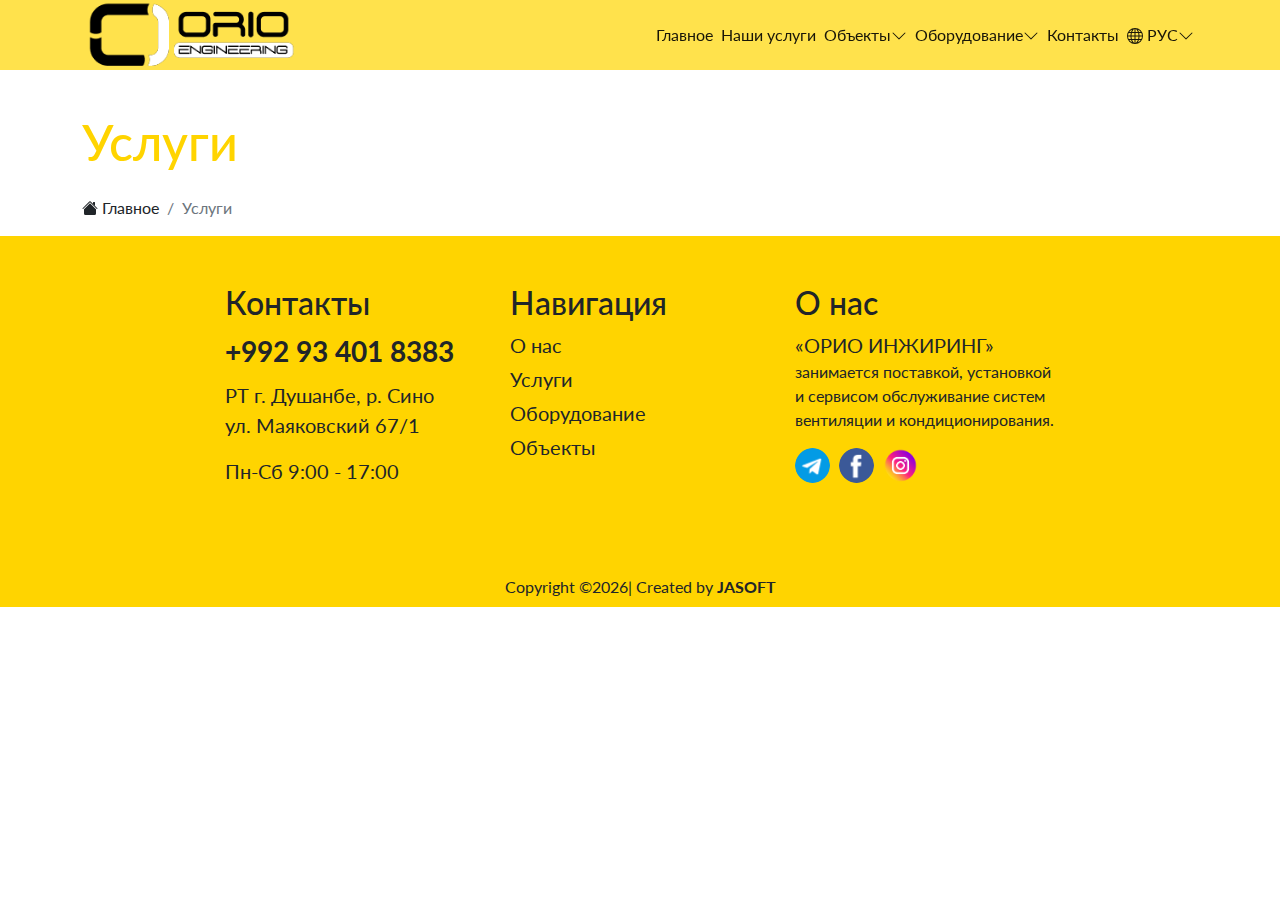
<file: PRIMER PAGE/index.html>
<!DOCTYPE html>
<html lang="ru">

<head>
  <meta charset="UTF-8">
  <meta http-equiv="X-UA-Compatible" content="IE=edge">
  <meta name="viewport" content="width=device-width, initial-scale=1.0">
  <title>Услуги</title>
  <link rel="shortcut icon" href="../img/favicon.ico" type="image/x-icon">
  <link rel="stylesheet" href="../css/style.css">
</head>

<body>
  <!-- Header -->
  <header >
    <nav class="navbar navbar-expand-lg navbar-light p-0 m-0 fixed-top">
      <div class="container">
        <a class="navbar-brand p-0 m-0" href="../"><img src="../img/logo_orio.png" alt="logo Orio"
            id="header-logo-orio"></a>


        <button class="navbar-toggler" type="button" data-bs-toggle="collapse" data-bs-target="#navbarNavDropdown"
          aria-controls="navbarNavDropdown" aria-expanded="false" aria-label="Toggle navigation">
          <span class="navbar-toggler-icon"></span>
        </button>
        <div class="collapse navbar-collapse justify-content-end" id="navbarNavDropdown">
          <ul class="navbar-nav ">
            <li class="nav-item">
              <a class="nav-link" aria-current="page" href="../">Главное</a>
            </li>
            <li class="nav-item ">
              <a class="nav-link" aria-current="page" href="../uslugi/">Наши услуги</a>
            </li>
            <li class="nav-item dropdown">
              <a class="nav-link dropdown-toggle" href="#" id="navbarDropdownMenuLink" role="button"
                data-bs-toggle="dropdown" aria-expanded="false">Объекты<span><svg xmlns="http://www.w3.org/2000/svg"
                    width="16" height="16" fill="currentColor" class="bi bi-chevron-down" viewBox="0 0 16 16">
                    <path fill-rule="evenodd"
                      d="M1.646 4.646a.5.5 0 0 1 .708 0L8 10.293l5.646-5.647a.5.5 0 0 1 .708.708l-6 6a.5.5 0 0 1-.708 0l-6-6a.5.5 0 0 1 0-.708z" />
                  </svg></span></a>
              <ul class="dropdown-menu" aria-labelledby="navbarDropdownMenuLink">
                <li><a class="dropdown-item text-wrap" href="../obekti/">Реализованные объекты</a></li>
                <li><a class="dropdown-item text-wrap" href="../obekti/">Фото оборудования на объектах</a></li>
              </ul>
            </li>
            <li class="nav-item dropdown">
              <a class="nav-link dropdown-toggle" href="#" id="navbarDropdownMenuLink" role="button"
                data-bs-toggle="dropdown" aria-expanded="false">Оборудование<span><svg
                    xmlns="http://www.w3.org/2000/svg" width="16" height="16" fill="currentColor"
                    class="bi bi-chevron-down" viewBox="0 0 16 16">
                    <path fill-rule="evenodd"
                      d="M1.646 4.646a.5.5 0 0 1 .708 0L8 10.293l5.646-5.647a.5.5 0 0 1 .708.708l-6 6a.5.5 0 0 1-.708 0l-6-6a.5.5 0 0 1 0-.708z" />
                  </svg></span></a>
              <ul class="dropdown-menu" aria-labelledby="navbarDropdownMenuLink">
                <li><a class="dropdown-item text-wrap" href="../oborudovanie/">Протидымовая вентиляция</a></li>
                <li><a class="dropdown-item text-wrap" href="../oborudovanie/">Общерьменная вентиляция</a></li>
                <li><a class="dropdown-item text-wrap" href="../oborudovanie/">Прямоугольная канальная группа</a></li>
                <li><a class="dropdown-item text-wrap" href="../oborudovanie/">Круглая канальная группа</a></li>
                <li><a class="dropdown-item text-wrap" href="../oborudovanie/">Центральные кондиционеры</a></li>
                <li><a class="dropdown-item text-wrap" href="../oborudovanie/">Автоматика</a></li>
                <li><a class="dropdown-item text-wrap" href="../oborudovanie/">Каналы</a></li>
                <li><a class="dropdown-item text-wrap" href="../oborudovanie/">Дополнительные опции</a></li>
                <li><a class="dropdown-item text-wrap" href="../oborudovanie/">Сервис и гарантия</a></li>
              </ul>
            </li>
            <li class="nav-item">
              <a class="nav-link" href="../contact/">Контакты</a>
            </li>
            <li class="nav-item dropdown">
              <a class="nav-link dropdown-toggle" href="#" id="navbarDropdownMenuLink" role="button"
                data-bs-toggle="dropdown" aria-expanded="false"> <span><svg xmlns="http://www.w3.org/2000/svg"
                    width="16" height="16" fill="currentColor" class="bi bi-globe" viewBox="0 0 16 16">
                    <path
                      d="M0 8a8 8 0 1 1 16 0A8 8 0 0 1 0 8zm7.5-6.923c-.67.204-1.335.82-1.887 1.855A7.97 7.97 0 0 0 5.145 4H7.5V1.077zM4.09 4a9.267 9.267 0 0 1 .64-1.539 6.7 6.7 0 0 1 .597-.933A7.025 7.025 0 0 0 2.255 4H4.09zm-.582 3.5c.03-.877.138-1.718.312-2.5H1.674a6.958 6.958 0 0 0-.656 2.5h2.49zM4.847 5a12.5 12.5 0 0 0-.338 2.5H7.5V5H4.847zM8.5 5v2.5h2.99a12.495 12.495 0 0 0-.337-2.5H8.5zM4.51 8.5a12.5 12.5 0 0 0 .337 2.5H7.5V8.5H4.51zm3.99 0V11h2.653c.187-.765.306-1.608.338-2.5H8.5zM5.145 12c.138.386.295.744.468 1.068.552 1.035 1.218 1.65 1.887 1.855V12H5.145zm.182 2.472a6.696 6.696 0 0 1-.597-.933A9.268 9.268 0 0 1 4.09 12H2.255a7.024 7.024 0 0 0 3.072 2.472zM3.82 11a13.652 13.652 0 0 1-.312-2.5h-2.49c.062.89.291 1.733.656 2.5H3.82zm6.853 3.472A7.024 7.024 0 0 0 13.745 12H11.91a9.27 9.27 0 0 1-.64 1.539 6.688 6.688 0 0 1-.597.933zM8.5 12v2.923c.67-.204 1.335-.82 1.887-1.855.173-.324.33-.682.468-1.068H8.5zm3.68-1h2.146c.365-.767.594-1.61.656-2.5h-2.49a13.65 13.65 0 0 1-.312 2.5zm2.802-3.5a6.959 6.959 0 0 0-.656-2.5H12.18c.174.782.282 1.623.312 2.5h2.49zM11.27 2.461c.247.464.462.98.64 1.539h1.835a7.024 7.024 0 0 0-3.072-2.472c.218.284.418.598.597.933zM10.855 4a7.966 7.966 0 0 0-.468-1.068C9.835 1.897 9.17 1.282 8.5 1.077V4h2.355z" />
                  </svg></span> РУС<span><svg xmlns="http://www.w3.org/2000/svg" width="16" height="16"
                    fill="currentColor" class="bi bi-chevron-down" viewBox="0 0 16 16">
                    <path fill-rule="evenodd"
                      d="M1.646 4.646a.5.5 0 0 1 .708 0L8 10.293l5.646-5.647a.5.5 0 0 1 .708.708l-6 6a.5.5 0 0 1-.708 0l-6-6a.5.5 0 0 1 0-.708z" />
                  </svg></span></a>
              <ul class="dropdown-menu lang" aria-labelledby="navbarDropdownMenuLink">
                <li><a class="dropdown-item" href="#">РУС</a></li>
                <li><a class="dropdown-item" href="#">ENG</a></li>
              </ul>
            </li>
          </ul>
        </div>
      </div>
    </nav>
  </header>
  <!-- slide -->

  <!-- about -->
  <section id="uslugi">
    <div class="container-fluid mt-5 pt-5">
      <div class="container">
        <h1 class="color-orio py-2 py-lg-3 fs-head">Услуги</h1>
        <nav aria-label="breadcrumb">
          <ol class="breadcrumb">
            <li class="breadcrumb-item"><a href="../" class="text-decoration-none text-reset"> <span><svg
                    xmlns="http://www.w3.org/2000/svg" width="16" height="18" fill="currentColor"
                    class="bi bi-house-fill" viewBox="0 2 16 16">
                    <path fill-rule="evenodd"
                      d="m8 3.293 6 6V13.5a1.5 1.5 0 0 1-1.5 1.5h-9A1.5 1.5 0 0 1 2 13.5V9.293l6-6zm5-.793V6l-2-2V2.5a.5.5 0 0 1 .5-.5h1a.5.5 0 0 1 .5.5z" />
                    <path fill-rule="evenodd"
                      d="M7.293 1.5a1 1 0 0 1 1.414 0l6.647 6.646a.5.5 0 0 1-.708.708L8 2.207 1.354 8.854a.5.5 0 1 1-.708-.708L7.293 1.5z" />
                  </svg></span> Главное</a></li>
            <li class="breadcrumb-item active" aria-current="page">Услуги</li>
          </ol>
        </nav>
        

        
      </div>
    </div>
  </section>
  <!-- FOOTER  -->
  <footer id="footer" class="bg-orio ">
    <div class="container py-5">
      <div class="row justify-content-center ">
        <div class="col-12 col-lg-3 text-center text-lg-start" id="contact">
          <h2 class="head-footer ">Контакты</h2>
          <div>
            <a href="tel:+992934018383" class="tel text-reset text-decoration-none fs-3 fw-bold">+992 93 401 8383</a>
            <p class="adress fs-5 pt-2">РТ г. Душанбе, р. Сино<br>ул. Маяковский 67/1</p>
            <p class="fs-5">Пн-Сб 9:00 - 17:00</p>
          </div>
          <hr class="hr-footer">
        </div>
        <div class="col-12 col-lg-3 text-center text-lg-start">
          <h2 class="head-footer">Навигация</h2>
          <div class="navigator-link">
            <a href="../about/" class="d-block text-reset text-decoration-none fs-5">О нас</a>
            <a href="../uslugi/" class="d-block text-reset text-decoration-none fs-5 pt-1">Услуги</a>
            <a href="../oborudovanie/" class="d-block text-reset text-decoration-none fs-5 pt-1">Оборудование</a>
            <a href="../obekti/" class="d-block text-reset text-decoration-none fs-5 pt-1">Объекты</a>
          </div>
          <hr class="hr-footer">
        </div>
        <div class="col-12 col-lg-3 text-center text-lg-start">
          <h2 class="head-footer">О нас</h2>
          <div class="about-footer">
            <p><span class="fs-5">«ОРИО ИНЖИРИНГ»</span> занимается поставкой, установкой и сервисом обслуживание систем
              вентиляции и кондиционирования.</p>
            <div class="footer-social-info inline">
              <a href="http://www.telegram.org" class="facebook" title="Telegram"><img src="../img/core-img/telegram.png"
                  alt=""></a>
              <a href="http://www.facebook.com" class="facebook" title="Facebook"><img src="../img/core-img/facebook.png"
                  alt=""></a>
              <a href="http://www.instagram.com" class="Instagram" title="Instagram"><img
                  src="../img/core-img/instagram.png" alt=""></a>
            </div>
            <hr class="hr-footer">
          </div>
        </div>
      </div>
    </div>
    <div class="text-center py-2">
      <p class="m-0"> Copyright &copy;<script>
          document.write(new Date().getFullYear());
        </script>| Created by <a href="https://jasoft.tj" target="_blank"
          class="text-reset text-decoration-none fw-bold">JASOFT</a></p>
    </div>
  </footer>
  <!-- JS files -->
  <!-- ******* All JS Files ******* -->
  <!-- jQuery js -->
  <script src="../js/jquery.min.js"></script>
  <!-- Bootstrap js -->
  <script src="../js/bootstrap.bundle.min.js"></script>
  <!-- All js -->
  <script src="../js/JS.bundle.js"></script>
  <!-- Active js -->
  <script src="../js/active.js"></script>
</body>

</html>
</file>
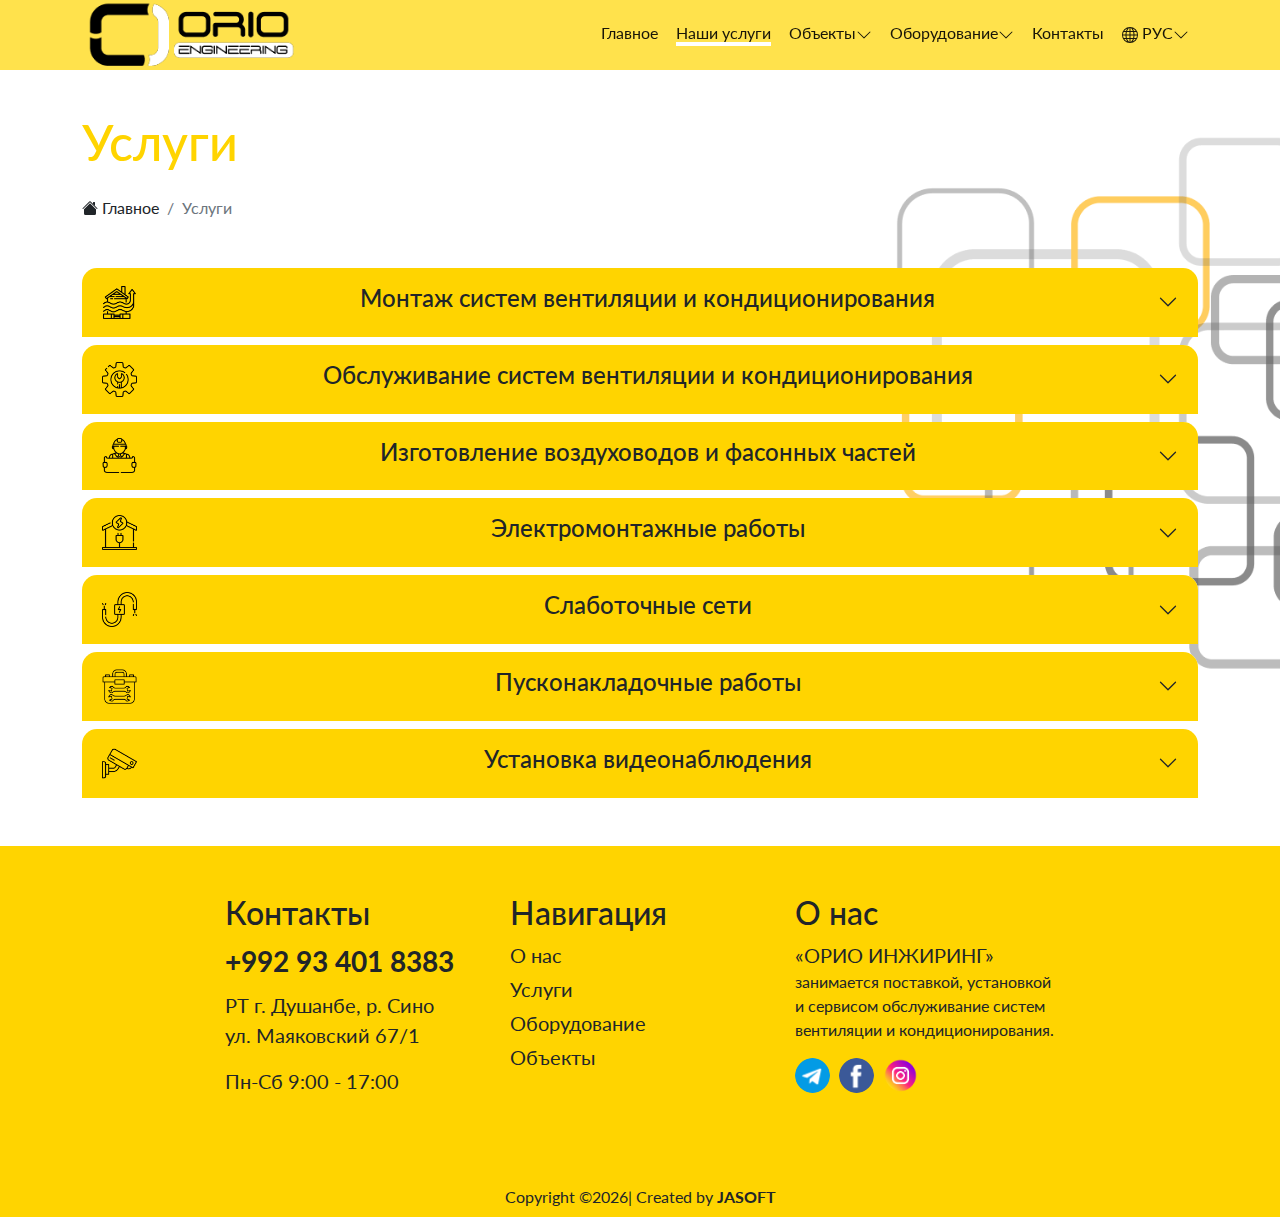
<file: uslugi/index.html>
<!DOCTYPE html>
<html lang="ru">

<head>
  <meta charset="UTF-8">
  <meta http-equiv="X-UA-Compatible" content="IE=edge">
  <meta name="viewport" content="width=device-width, initial-scale=1.0">
  <title>Услуги</title>
  <link rel="shortcut icon" href="../img/favicon.ico" type="image/x-icon">
  <link rel="stylesheet" href="../css/bootstrap.min.css">
  <link rel="stylesheet" href="../css/owl.carousel.min.css">
  <link rel="stylesheet" href="../css/mystyle.css">
</head>

<body>
  <!-- Header -->
  <header >
    <nav class="navbar navbar-expand-lg navbar-light p-0 m-0 fixed-top">
      <div class="container">
        <a class="navbar-brand p-0 m-0" href="../"><img src="../img/logo_orio.png" alt="logo Orio"
            id="header-logo-orio"></a>


        <button class="navbar-toggler" type="button" data-bs-toggle="collapse" data-bs-target="#navbarNavDropdown"
          aria-controls="navbarNavDropdown" aria-expanded="false" aria-label="Toggle navigation">
          <span class="navbar-toggler-icon"></span>
        </button>
        <div class="collapse navbar-collapse justify-content-end" id="navbarNavDropdown">
          <ul class="navbar-nav ">
            <li class="nav-item">
              <a class="nav-link" aria-current="page" href="../">Главное</a>
            </li>
            <li class="nav-item ">
              <a class="nav-link active" aria-current="page" href="../uslugi/">Наши услуги</a>
            </li>
            <li class="nav-item dropdown">
              <a class="nav-link dropdown-toggle" href="#" id="navbarDropdownMenuLink" role="button"
                data-bs-toggle="dropdown" aria-expanded="false">Объекты<span><svg xmlns="http://www.w3.org/2000/svg"
                    width="16" height="16" fill="currentColor" class="bi bi-chevron-down" viewBox="0 0 16 16">
                    <path fill-rule="evenodd"
                      d="M1.646 4.646a.5.5 0 0 1 .708 0L8 10.293l5.646-5.647a.5.5 0 0 1 .708.708l-6 6a.5.5 0 0 1-.708 0l-6-6a.5.5 0 0 1 0-.708z" />
                  </svg></span></a>
              <ul class="dropdown-menu" aria-labelledby="navbarDropdownMenuLink">
                <li><a class="dropdown-item text-wrap" href="../obekti/">Реализованные объекты</a></li>
                <li><a class="dropdown-item text-wrap" href="../obekti/">Фото оборудования на объектах</a></li>
              </ul>
            </li>
            <li class="nav-item dropdown">
              <a class="nav-link dropdown-toggle" href="#" id="navbarDropdownMenuLink" role="button"
                data-bs-toggle="dropdown" aria-expanded="false">Оборудование<span><svg
                    xmlns="http://www.w3.org/2000/svg" width="16" height="16" fill="currentColor"
                    class="bi bi-chevron-down" viewBox="0 0 16 16">
                    <path fill-rule="evenodd"
                      d="M1.646 4.646a.5.5 0 0 1 .708 0L8 10.293l5.646-5.647a.5.5 0 0 1 .708.708l-6 6a.5.5 0 0 1-.708 0l-6-6a.5.5 0 0 1 0-.708z" />
                  </svg></span></a>
              <ul class="dropdown-menu" aria-labelledby="navbarDropdownMenuLink">
                <li><a class="dropdown-item text-wrap" href="../oborudovanie/">Протидымовая вентиляция</a></li>
                <li><a class="dropdown-item text-wrap" href="../oborudovanie/">Общерьменная вентиляция</a></li>
                <li><a class="dropdown-item text-wrap" href="../oborudovanie/">Прямоугольная канальная группа</a></li>
                <li><a class="dropdown-item text-wrap" href="../oborudovanie/">Круглая канальная группа</a></li>
                <li><a class="dropdown-item text-wrap" href="../oborudovanie/">Центральные кондиционеры</a></li>
                <li><a class="dropdown-item text-wrap" href="../oborudovanie/">Автоматика</a></li>
                <li><a class="dropdown-item text-wrap" href="../oborudovanie/">Каналы</a></li>
                <li><a class="dropdown-item text-wrap" href="../oborudovanie/">Дополнительные опции</a></li>
                <li><a class="dropdown-item text-wrap" href="../oborudovanie/">Сервис и гарантия</a></li>
              </ul>
            </li>
            <li class="nav-item">
              <a class="nav-link" href="../contact/">Контакты</a>
            </li>
            <li class="nav-item dropdown">
              <a class="nav-link dropdown-toggle" href="#" id="navbarDropdownMenuLink" role="button"
                data-bs-toggle="dropdown" aria-expanded="false"> <span><svg xmlns="http://www.w3.org/2000/svg"
                    width="16" height="16" fill="currentColor" class="bi bi-globe" viewBox="0 0 16 16">
                    <path
                      d="M0 8a8 8 0 1 1 16 0A8 8 0 0 1 0 8zm7.5-6.923c-.67.204-1.335.82-1.887 1.855A7.97 7.97 0 0 0 5.145 4H7.5V1.077zM4.09 4a9.267 9.267 0 0 1 .64-1.539 6.7 6.7 0 0 1 .597-.933A7.025 7.025 0 0 0 2.255 4H4.09zm-.582 3.5c.03-.877.138-1.718.312-2.5H1.674a6.958 6.958 0 0 0-.656 2.5h2.49zM4.847 5a12.5 12.5 0 0 0-.338 2.5H7.5V5H4.847zM8.5 5v2.5h2.99a12.495 12.495 0 0 0-.337-2.5H8.5zM4.51 8.5a12.5 12.5 0 0 0 .337 2.5H7.5V8.5H4.51zm3.99 0V11h2.653c.187-.765.306-1.608.338-2.5H8.5zM5.145 12c.138.386.295.744.468 1.068.552 1.035 1.218 1.65 1.887 1.855V12H5.145zm.182 2.472a6.696 6.696 0 0 1-.597-.933A9.268 9.268 0 0 1 4.09 12H2.255a7.024 7.024 0 0 0 3.072 2.472zM3.82 11a13.652 13.652 0 0 1-.312-2.5h-2.49c.062.89.291 1.733.656 2.5H3.82zm6.853 3.472A7.024 7.024 0 0 0 13.745 12H11.91a9.27 9.27 0 0 1-.64 1.539 6.688 6.688 0 0 1-.597.933zM8.5 12v2.923c.67-.204 1.335-.82 1.887-1.855.173-.324.33-.682.468-1.068H8.5zm3.68-1h2.146c.365-.767.594-1.61.656-2.5h-2.49a13.65 13.65 0 0 1-.312 2.5zm2.802-3.5a6.959 6.959 0 0 0-.656-2.5H12.18c.174.782.282 1.623.312 2.5h2.49zM11.27 2.461c.247.464.462.98.64 1.539h1.835a7.024 7.024 0 0 0-3.072-2.472c.218.284.418.598.597.933zM10.855 4a7.966 7.966 0 0 0-.468-1.068C9.835 1.897 9.17 1.282 8.5 1.077V4h2.355z" />
                  </svg></span> РУС<span><svg xmlns="http://www.w3.org/2000/svg" width="16" height="16"
                    fill="currentColor" class="bi bi-chevron-down" viewBox="0 0 16 16">
                    <path fill-rule="evenodd"
                      d="M1.646 4.646a.5.5 0 0 1 .708 0L8 10.293l5.646-5.647a.5.5 0 0 1 .708.708l-6 6a.5.5 0 0 1-.708 0l-6-6a.5.5 0 0 1 0-.708z" />
                  </svg></span></a>
              <ul class="dropdown-menu lang" aria-labelledby="navbarDropdownMenuLink">
                <li><a class="dropdown-item" href="#">РУС</a></li>
                <li><a class="dropdown-item" href="#">ENG</a></li>
              </ul>
            </li>
          </ul>
        </div>
      </div>
    </nav>
  </header>
  <!-- slide -->

  <!-- uslugi -->
  <section id="uslugi">
    <div class="container-fluid mt-5 pt-5">
      <div class="container">
        <div class="pattern">
          <img src="../img/pattern-left.png" alt="">
        </div>
        <h1 class="color-orio py-2 py-lg-3 fs-head">Услуги</h1>
        <nav aria-label="breadcrumb">
          <ol class="breadcrumb">
            <li class="breadcrumb-item"><a href="../" class="text-decoration-none text-reset"> <span><svg
                    xmlns="http://www.w3.org/2000/svg" width="16" height="18" fill="currentColor"
                    class="bi bi-house-fill" viewBox="0 2 16 16">
                    <path fill-rule="evenodd"
                      d="m8 3.293 6 6V13.5a1.5 1.5 0 0 1-1.5 1.5h-9A1.5 1.5 0 0 1 2 13.5V9.293l6-6zm5-.793V6l-2-2V2.5a.5.5 0 0 1 .5-.5h1a.5.5 0 0 1 .5.5z" />
                    <path fill-rule="evenodd"
                      d="M7.293 1.5a1 1 0 0 1 1.414 0l6.647 6.646a.5.5 0 0 1-.708.708L8 2.207 1.354 8.854a.5.5 0 1 1-.708-.708L7.293 1.5z" />
                  </svg></span> Главное</a></li>
            <li class="breadcrumb-item active" aria-current="page">Услуги</li>
          </ol>
        </nav>

        <div class="accordion accordion-flush my-lg-5" id="accordionFlushExample">
          <div class="accordion-item">
            <h2 class="accordion-header" id="flush-headingOne">
              <button class="accordion-button collapsed  bg-orio my-2" type="button" data-bs-toggle="collapse"
                data-bs-target="#flush-collapseOne" aria-expanded="false" aria-controls="flush-collapseOne">
                <img class="" src="../img/uslugi/uslugi1.png" alt="">
                <div class="text-center w-100">
                  <h4>Монтаж систем вентиляции и кондиционирования</h4>
                </div>
              </button>
            </h2>
            <div id="flush-collapseOne" class="accordion-collapse collapse" aria-labelledby="flush-headingOne"
              data-bs-parent="#accordionFlushExample">
              <div class="accordion-body fs-5">
                <p>
                  Качество изготовления вентиляционного оборудования и правильность монтажа – основные факторы, от
                  которых зависит стабильность и надежность работы системы вентиляции. Качество оборудования – от
                  производителя, а монтаж и сервисное обслуживание систем вентиляции – от профессионализма людей,
                  занимающихся этим.
                </p>
              </div>
            </div>
          </div>
          <div class="accordion-item ">
            <h2 class="accordion-header" id="flush-headingTwo">
              <button class="accordion-button collapsed bg-orio my-2" type="button" data-bs-toggle="collapse"
                data-bs-target="#flush-collapseTwo" aria-expanded="false" aria-controls="flush-collapseTwo">
                <img class="" src="../img/uslugi/uslugi2.png" alt="">
                <div class="text-center w-100">
                  <h4>Обслуживание систем вентиляции и кондиционирования</h4>
                </div>
              </button>
            </h2>
            <div id="flush-collapseTwo" class="accordion-collapse collapse" aria-labelledby="flush-headingTwo"
              data-bs-parent="#accordionFlushExample">
              <div class="accordion-body fs-5">
                <p>
                  Слабая проходимость воздуха, появление неприятного запаха, посторонний шум – первые признаки сбоя в
                  работе вентиляционных систем. И сразу возникает вопрос – как устранить подобные неполадки? Компания
                  «ОРИО» оперативно выявляет и устраняет подобные проблемы.
                </p>
                <ul>
                  <li>общая проверка вентиляционного оборудования</li>
                  <li>технический осмотр установок для охлаждения воздуха, нагрева и увлажнения</li>
                  <li>проверка режимов работы оборудования и снятие температурных показателей</li>
                  <li>очистка и замена фильтров</li>
                  <li>проверка работы автоматики и при необходимости регулирование системы</li>
                  <li>проверка и очистка вентиляционных решеток</li>
                  <li>проверка электрических соединений</li>
                  <li>выявление повреждений в узлах вентиляционной системы</li>
                </ul>
              </div>
            </div>
          </div>
          <div class="accordion-item">
            <h2 class="accordion-header" id="flush-heading3">
              <button class="accordion-button collapsed bg-orio my-2" type="button" data-bs-toggle="collapse"
                data-bs-target="#flush-collapse3" aria-expanded="false" aria-controls="flush-collapse3">
                <img class="" src="../img/uslugi/uslugi3.png" alt="">
                <div class="text-center w-100">
                  <h4>Изготовление воздуховодов и фасонных частей</h4>
                </div>
              </button>
            </h2>
            <div id="flush-collapse3" class="accordion-collapse collapse" aria-labelledby="flush-heading3"
              data-bs-parent="#accordionFlushExample">
              <div class="accordion-body fs-5">
                <p>Воздуховоды – это важнейший элемент любой системы промышленной вентиляции. Они представляют собой
                  закрытые каналы, по которым потоки воздуха перемещаются в необходимом направлении. Системы
                  воздуховодов – это очень сложная сеть, состоящая из каналов, шахт, рукавов, соединяющих отдельные
                  вентиляционные агрегаты (кондиционеры, вентиляторы и т.п.) в единое целое. Изготовление воздуховодов
                  является одним из важных направлений деятельности компании «ОРИО». Мы рады предложить потребителям
                  максимально широкий спектр изделий самого разного предназначения, а также фасонные изделия для
                  воздуховодов.</p>
                <p>По форме сечения различают воздуховоды круглые и прямоугольные. Круглые воздуховоды обеспечивают
                  большую скорость воздушного потока, однако прямоугольные изделия для вентиляции очень удобны для
                  прокладки в помещениях ( особенно если нужно прижаться во высоте)</p>
                <p>По материалу можно выделить следующие группы изделий: из нержавеющей и оцинкованной стали, из
                  различных видов пластика и металлопластика. Например, воздуховоды из стали незаменимы для оснащения
                  систем вентиляции в условиях высоких температур.Если оцинкованная сталь выдерживает температуру до +80
                  градусов, то нержавеющая температуру до + 500 градусов. Легкостью, прочностью и эстетичностью
                  отличается воздуховод гофрированный из пластика и алюминия.</p>
              </div>
            </div>
          </div>
          <div class="accordion-item">
            <h2 class="accordion-header" id="flush-heading4">
              <button class="accordion-button collapsed bg-orio my-2" type="button" data-bs-toggle="collapse"
                data-bs-target="#flush-collapse4" aria-expanded="false" aria-controls="flush-collapse4">
                <img class="" src="../img/uslugi/uslugi4.png" alt="">
                <div class="text-center w-100">
                  <h4>Электромонтажные работы</h4>
                </div>
              </button>
            </h2>
            <div id="flush-collapse4" class="accordion-collapse collapse" aria-labelledby="flush-heading4"
              data-bs-parent="#accordionFlushExample">
              <div class="accordion-body fs-5">
                <p>Под электромонтажными работами понимается комплекс строительных работ, осуществляемых при новом строительстве, реконструкции зданий различного предназначения.
                Цель - подключение потребителя к источникам электроэнергии от розетки до обеспечения системой бесперебойного электроснабжения всего объекта, на основании стандартов, таких как СНиП и ПУЭ
                Виды предоставляемых электромонтажных работ:
                </p>
                <ul>
                  <li>монтаж электропроводки и оборудования</li>
                  <li>установка защитного оборудования, щитов, счётчиков</li>
                  <li>настройка внешних и внутренних линий</li>
                  <li>монтаж систем электроосвещения</li>
                  <li>электротехнические работы</li>
                  <li>введение и наладка источников электроэнергии</li>
                </ul>
                <p>
                  Основная задача специалистов выполняющих монтаж электропроводки, состоит в обеспечении безопасности, надёжности и соответствия системы электроснабжения требуемому уровню электропотребления. Неправильности монтажа ведут к повышению риска аварийных ситуаций, представляют угрозу для имущества, жизни и здоровья людей.
                </p>
              </div>
            </div>
          </div>
          <div class="accordion-item">
            <h2 class="accordion-header" id="flush-heading5">
              <button class="accordion-button collapsed bg-orio my-2" type="button" data-bs-toggle="collapse"
                data-bs-target="#flush-collapse5" aria-expanded="false" aria-controls="flush-collapse5">
                <img class="" src="../img/uslugi/uslugi5.png" alt="">
                <div class="text-center w-100">
                  <h4>Слаботочные сети</h4>
                </div>
              </button>
            </h2>
            <div id="flush-collapse5" class="accordion-collapse collapse" aria-labelledby="flush-heading5"
              data-bs-parent="#accordionFlushExample">
              <div class="accordion-body fs-5">
                <p>
                  Слаботочная система ( или в народе - слаботочка) - это система кабелей или проводов, по которым проходит напряжение не более 25В 
                  Слаботочная система жизненно необходима, так как она способна предоставить человеку все блага современной цивилизации ( интернет, телевидение, охранная и пожарная сигнализации)
                  В комплекс слаботочной системы входят:
                </p>
                <ul>
                  <li>Телефонизация и сети Интернет</li>
                  <li>Охранно - пожарная сигнализация</li>
                  <li>Сети кабельного и спутникового телевидения</li>
                  <li>Системы видеонаблюдения, голосового сообщения, каналы связи и др.</li>
                  <li>Проведение монтажа, пусконаладочных работ, технического ремонта систем пожаротушения и дымоудаления.</li>
                </ul>
              </div>
            </div>
          </div>
          <div class="accordion-item">
            <h2 class="accordion-header" id="flush-heading6">
              <button class="accordion-button collapsed  bg-orio my-2" type="button" data-bs-toggle="collapse"
                data-bs-target="#flush-collapse6" aria-expanded="false" aria-controls="flush-collapse6">
                <img class="" src="../img/uslugi/uslugi6.png" alt="">
                <div class="text-center w-100">
                  <h4>Пусконакладочные работы</h4>
                </div>
              </button>
            </h2>
            <div id="flush-collapse6" class="accordion-collapse collapse" aria-labelledby="flush-heading6"
              data-bs-parent="#accordionFlushExample">
              <div class="accordion-body fs-5">
                <p>Комплекс работ, выполняемых в период подготовки и проведения индивидуальных испытаний и комплексного опробования электрического оборудования.
                Пусконаладочные работы включают:
                </p>
                <ul>
                  <li>подготовительные работы, включая организационную и инженерную подготовку работ, необходимых для проведения пусконаладочных работ.</li>
                  <li>Наладочные работы, проводимые до индивидуальных испытаний технологического оборудования ( пусконаладочные работы по электротехническим устройствам, автоматизированным системам управления, теплоэнергетическим и другим системам, выполнение которых обеспечивает проведение индивидуальных испытаний технологического оборудования.</li>
                  <li>Наладочные работы, проводимые в период испытаний технологического оборудования</li>
                  <li>комплексное опробование оборудования под нагрузкой</li>
                  <li>оформление рабочей и приёмосдаточной документации по пусконаладочным работам</li>
                </ul>
              </div>
            </div>
          </div>
          <div class="accordion-item">
            <h2 class="accordion-header" id="flush-heading7">
              <button class="accordion-button collapsed  bg-orio my-2" type="button" data-bs-toggle="collapse"
                data-bs-target="#flush-collapse7" aria-expanded="false" aria-controls="flush-collapse7">
                <img class="" src="../img/uslugi/uslugi7.png" alt="">
                <div class="text-center w-100">
                  <h4>Установка видеонаблюдения</h4>
                </div>
              </button>
            </h2>
            <div id="flush-collapse7" class="accordion-collapse collapse" aria-labelledby="flush-heading7"
              data-bs-parent="#accordionFlushExample">
              <div class="accordion-body fs-5">
                <p>
                  Мы специализируемся на поставках и монтаже оборудования для видеонаблюдения и готовы реализовать любой проект: от типового до самого сложного. Выполняем установку и подключение IP, HD-SDI и аналоговых систем. Также от других компаний нас отличает ряд преимуществ.
                </p>
                <ul>
                  <li>Тщательно разрабатываем всю архитектуру сети, ориентируясь на индивидуальные потребности и указанный бюджет.</li>
                  <li>Предлагаем высококачественное сертифицированное оборудование.</li>
                  <li>Выполняем установку видеонаблюдения под ключ, оказываем услуги послепродажного обслуживания.</li>
                  <li>Гарантируем высокое качество работ, которые выполняются квалифицированными сотрудниками компании.</li>
                </ul>
              </div>
            </div>
          </div>
        </div>


      </div>
    </div>
  </section>
  <!-- FOOTER  -->
  <footer id="footer" class="bg-orio ">
    <div class="container py-5">
      <div class="row justify-content-center ">
        <div class="col-12 col-lg-3 text-center text-lg-start" id="contact">
          <h2 class="head-footer ">Контакты</h2>
          <div>
            <a href="tel:+992934018383" class="tel text-reset text-decoration-none fs-3 fw-bold">+992 93 401 8383</a>
            <p class="adress fs-5 pt-2">РТ г. Душанбе, р. Сино<br>ул. Маяковский 67/1</p>
            <p class="fs-5">Пн-Сб 9:00 - 17:00</p>
          </div>
          <hr class="hr-footer">
        </div>
        <div class="col-12 col-lg-3 text-center text-lg-start">
          <h2 class="head-footer">Навигация</h2>
          <div class="navigator-link">
            <a href="../about/" class="d-block text-reset text-decoration-none fs-5">О нас</a>
            <a href="../uslugi/" class="d-block text-reset text-decoration-none fs-5 pt-1">Услуги</a>
            <a href="../oborudovanie/" class="d-block text-reset text-decoration-none fs-5 pt-1">Оборудование</a>
            <a href="../obekti/" class="d-block text-reset text-decoration-none fs-5 pt-1">Объекты</a>
          </div>
          <hr class="hr-footer">
        </div>
        <div class="col-12 col-lg-3 text-center text-lg-start">
          <h2 class="head-footer">О нас</h2>
          <div class="about-footer">
            <p><span class="fs-5">«ОРИО ИНЖИРИНГ»</span> занимается поставкой, установкой и сервисом обслуживание систем
              вентиляции и кондиционирования.</p>
            <div class="footer-social-info inline">
              <a href="http://www.telegram.org" class="facebook" title="Telegram"><img src="../img/core-img/telegram.png"
                  alt=""></a>
              <a href="http://www.facebook.com" class="facebook" title="Facebook"><img src="../img/core-img/facebook.png"
                  alt=""></a>
              <a href="http://www.instagram.com" class="Instagram" title="Instagram"><img
                  src="../img/core-img/instagram.png" alt=""></a>
            </div>
            <hr class="hr-footer">
          </div>
        </div>
      </div>
    </div>
    <div class="text-center py-2">
      <p class="m-0"> Copyright &copy;<script>
          document.write(new Date().getFullYear());
        </script>| Created by <a href="https://jasoft.tj" target="_blank"
          class="text-reset text-decoration-none fw-bold">JASOFT</a></p>
    </div>
  </footer>
  <!-- JS files -->
  <!-- ******* All JS Files ******* -->
  <!-- jQuery js -->
  <script src="../js/jquery.min.js"></script>
  <!-- Bootstrap js -->
  <script src="../js/bootstrap.bundle.min.js"></script>
  <!-- All js -->
  <script src="../js/JS.bundle.js"></script>
  <!-- Active js -->
  <script src="../js/active.js"></script>
</body>

</html>
</file>
<file: css/style.css>
/* fonts */
 @import url('https://fonts.googleapis.com/css2?family=Lato:ital,wght@0,100;0,300;0,400;0,700;0,900;1,100;1,300;1,400;1,700;1,900&display=swap');


 /* css files */
 @import url('./bootstrap.min.css');
 @import url('./owl.carousel.min.css');


 /* style */
 * {
     margin: 0;
     padding: 0;
 }

 .bg-orio {
     background-color: #FFD400;
 }

 .color-orio {
     color: #FFD400;
 }

 .fs-head {
     font-size: 50px;
     ;
 }

 * {
     font-family: 'Lato', sans-serif;
 }

 @media (max-width:600px) {
     .fs-head {
         font-size: 40px;
         ;
     }
 }

 /* Scroll bar */

::-webkit-scrollbar {
    border: 1px solid #08070740;
   width: 1vw;          
}
 
::-webkit-scrollbar-thumb {   
  border-radius: 30px;
  background: -webkit-gradient(linear,left top,left bottom,from(#FFD400),to(#f75307));
  box-shadow: inset 2px 2px 2px rgba(255,255,255,.25), inset -2px -2px 2px rgba(0,0,0,.25);}

 /* Preload */

 #preloader {
     position: fixed;
     width: 100%;
     height: 100%;
     z-index: 99999;
     top: 0;
     left: 0;
     background-color: #FFD400;
     display: -webkit-box;
     display: -ms-flexbox;
     display: flex;
     -webkit-box-align: center;
     -ms-flex-align: center;
     align-items: center;
     -webkit-box-pack: center;
     -ms-flex-pack: center;
     justify-content: center;
 }

 .wrapper {
     margin: auto;
     display: block;
 }

 .cssload-loader {
     width: 49px;
     height: 49px;
     border-radius: 50%;
     display: inline-block;
     position: relative;
     vertical-align: middle;
     background: #ffffff;
 }

 .cssload-loader,
 .cssload-loader:after,
 .cssload-loader:before {
     animation: 1.15s infinite ease-in-out;
     -o-animation: 1.15s infinite ease-in-out;
     -ms-animation: 1.15s infinite ease-in-out;
     -webkit-animation: 1.15s infinite ease-in-out;
     -moz-animation: 1.15s infinite ease-in-out;
 }

 .cssload-loader:after,
 .cssload-loader:before {
     width: 100%;
     height: 100%;
     border-radius: 50%;
     position: absolute;
     top: 0;
     left: 0;
 }

 .cssload-loader {
     animation-name: cssload-loader;
     -o-animation-name: cssload-loader;
     -ms-animation-name: cssload-loader;
     -webkit-animation-name: cssload-loader;
     -moz-animation-name: cssload-loader;
 }

 @keyframes cssload-loader {
     from {
         transform: scale(0);
         opacity: 1;
     }

     to {
         transform: scale(1);
         opacity: 0;
     }
 }

 @-o-keyframes cssload-loader {
     from {
         -o-transform: scale(0);
         opacity: 1;
     }

     to {
         -o-transform: scale(1);
         opacity: 0;
     }
 }

 @-ms-keyframes cssload-loader {
     from {
         -ms-transform: scale(0);
         opacity: 1;
     }

     to {
         -ms-transform: scale(1);
         opacity: 0;
     }
 }

 @-webkit-keyframes cssload-loader {
     from {
         -webkit-transform: scale(0);
         opacity: 1;
     }

     to {
         -webkit-transform: scale(1);
         opacity: 0;
     }
 }

 @-moz-keyframes cssload-loader {
     from {
         -moz-transform: scale(0);
         opacity: 1;
     }

     to {
         -moz-transform: scale(1);
         opacity: 0;
     }
 }



 /* Header */
 header {
     font-size: 100%;
 }

 #navbarNavDropdown .active {
     border-bottom: 4px solid white;

 }

 #navbarNavDropdown .nav-link {
     color: rgba(0, 0, 0, .9);
     padding: 0;
     line-height: 1.1;
     margin: 4px;
 }

 .navbar {
     background-color: hsla(50, 100%, 50%, 0.7);
     backdrop-filter: blur(10px);
 }

 .bg-navbar-top{
     background-color: #FFD400 !important;
 }

 #header-logo-orio {
     height: 70px;
     padding: 0;
     margin: 0;
 }

 @media (max-width:767px) {
     #header-logo-orio {
         height: 50px;
     }
 }

 .dropdown:hover .dropdown-menu {
     display: block;
     margin-top: 0;
 }

 .dropdown .dropdown-menu {
     background-color: hsla(0, 0%, 0%, 0.5);
     width: 280px;
     border-radius: 7px;
 }

 .dropdown .dropdown-menu .dropdown-item {
     color: white;
     transition: all 0.8s;
 }

 .dropdown .dropdown-menu .dropdown-item:hover,
 .dropdown-item:focus {
     color: #FFD400;
     background-color: transparent;
     padding-left: 23px;
 }

 .dropdown .lang {
     min-width: auto;
     width: auto;
 }

 .dropdown-toggle::after {
     display: none !important;
 }

 /* slide */
 .carousel-control-prev {
     justify-content: start;
     padding-left: 10px;
     fill: black;
 }

 .carousel-control-next {
     justify-content: end;
     padding-right: 10px;
 }

 .carousel-control-next-icon {
     background-image: url("data:image/svg+xml,%3csvg xmlns='http://www.w3.org/2000/svg' viewBox='0 0 16 16' fill='black'%3e%3cpath d='M4.646 1.646a.5.5 0 0 1 .708 0l6 6a.5.5 0 0 1 0 .708l-6 6a.5.5 0 0 1-.708-.708L10.293 8 4.646 2.354a.5.5 0 0 1 0-.708z'/%3e%3c/svg%3e");
 }

 .carousel-control-prev-icon {
     background-image: url("data:image/svg+xml,%3csvg xmlns='http://www.w3.org/2000/svg' viewBox='0 0 16 16' fill='black'%3e%3cpath d='M11.354 1.646a.5.5 0 0 1 0 .708L5.707 8l5.647 5.646a.5.5 0 0 1-.708.708l-6-6a.5.5 0 0 1 0-.708l6-6a.5.5 0 0 1 .708 0z'/%3e%3c/svg%3e");
 }

 .carousel-indicators [data-bs-target] {
     height: 15px;
     width: 15px;
     border-radius: 50%;
     border: black 2px solid;
     background-color: transparent;
 }

 @media (max-width:767px) {
     .carousel-indicators [data-bs-target] {
         height: 5px;
         width: 5px;
     }

     #start-slide {
         padding-top: 50px !important;
     }
 }

 .carousel-indicators {
     margin-bottom: 0.5rem;
 }

 .carousel-indicators .active {
     background-color: black;
 }

 /* about */
 #about p {
     text-align: justify;
 }

 #about .pattern img {
     position: absolute;
     height: 70%;
     opacity: 0.6;
     right: 0;
     z-index: -10;
 }

 #about .img-about {
     width: 40%;
     height: 370px;
     object-fit: contain;
     margin-bottom: 10px;
     margin-left: 10px;
 }

 @media (max-width:450px) {
    #about .pattern img {
        opacity: .25;
    }
     #about .img-about {
         width: 100%;
         max-width: 100%;
         margin: 0;
     }
 }

 /* Uslugi */
 .uslugi-icon {
     width: 35%;
     border-radius: 33px 93px 93px 96.5px;
     padding: 20px 20px;
     margin: 0 auto 10px;
 }

 .uslugi-icon img {
     width: 80%;
 }

 #uslugi #accordionFlushExample img {
     width: 35px;
 }

 #uslugi #accordionFlushExample button:focus,
 .accordion-button:not(.collapsed) {
     box-shadow: 0 0 0 0.25rem #f3c61266 !important;
     background: #f3c61238 !important;
     color: black !important;
 }

 .accordion-button:not(.collapsed)::after {
     background-image: url("data:image/svg+xml,%3csvg xmlns='http://www.w3.org/2000/svg' viewBox='0 0 16 16' fill='%23212529'%3e%3cpath fill-rule='evenodd' d='M1.646 4.646a.5.5 0 0 1 .708 0L8 10.293l5.646-5.647a.5.5 0 0 1 .708.708l-6 6a.5.5 0 0 1-.708 0l-6-6a.5.5 0 0 1 0-.708z'/%3e%3c/svg%3e");
 }

 #accordionFlushExample button,
 #accordionFlushExample .accordion-item {
     border-radius: 15px 15px 0 0;
 }

 #accordionFlushExample .show {
     border-radius: 0 0 15px 15px;
     box-shadow: 0px 4px 5px rgba(0, 0, 0, 0.25);
 }

 #accordionFlushExample .accordion-item {
     border: none;
 }

 #uslugi .pattern img {
     position: absolute;
     height: 70%;
     right: 0;
     z-index: -10;
 }

 /* obekti */
 .obekti {
     position: relative;
     z-index: 1;
     padding-left: 3%;
     padding-right: 3%;
 }

 .obekti .portfolio-bg-curve {
     position: absolute;
     bottom: 0;
     right: 0;
     z-index: -1;
     height: auto;
     width: auto;
 }

 .single-portfolio-slide {
     position: relative;
     z-index: 1;
     margin-bottom: 50px;
 }

 .single-portfolio-slide img {
     position: relative;
     z-index: 1;
     width: 100%;
 }

 .single-portfolio-slide .overlay-effect {
     -webkit-transition-duration: 500ms;
     -o-transition-duration: 500ms;
     transition-duration: 500ms;
     position: absolute;
     width: 100%;
     height: 100%;
     top: 0;
     left: 0;
     z-index: 20;
     background-color: rgba(231, 242, 253, 0.9);
     opacity: 0;
     visibility: hidden;
 }

 .single-portfolio-slide:focus,
 .single-portfolio-slide:hover {
     -webkit-box-shadow: 0 6px 50px 8px rgba(243, 198, 18, 0.15);
     box-shadow: 0 6px 50px 8px rgba(243, 198, 18, 0.226);
 }

 .single-portfolio-slide:focus .overlay-effect,
 .single-portfolio-slide:hover .overlay-effect {
     opacity: 1;
     visibility: visible;
 }

 .portfolio-sildes {
     position: relative;
     z-index: 1;
 }

 .portfolio-sildes .owl-dots {
     position: relative;
     z-index: 1;
     display: -webkit-box;
     display: -ms-flexbox;
     display: flex;
     -webkit-box-align: center;
     -ms-flex-align: center;
     align-items: center;
     -webkit-box-pack: center;
     -ms-flex-pack: center;
     justify-content: center;
 }

 .portfolio-sildes .owl-dots .owl-dot {
     -webkit-box-flex: 0;
     -ms-flex: 0 0 8px;
     flex: 0 0 8px;
     max-width: 8px;
     margin: 0 5px;
     width: 8px;
     height: 8px;
     border-radius: 50%;
     background-color: #e7f2fd;
 }

 .portfolio-sildes .owl-dots .owl-dot.active {
     -webkit-box-flex: 0;
     -ms-flex: 0 0 38px;
     flex: 0 0 38px;
     max-width: 38px;
     width: 38px;
     border-radius: 15px;
     background-color: #f3c612;
 }

 .portfolio-menu {
     position: relative;
     z-index: 1;
 }

 .single-portfolio-item .single-portfolio-slide {
     margin-right: 10px;
     margin-left: 10px;
 }
 #obekti-A .head-img{
     width: 100%;
     height: 100%;
    object-fit: cover;
 }
 .navigator .active{
    border-bottom: 3px solid #FFD400;
    margin-bottom: -2px;
    text-shadow: 1px 1px 2px #ffd500cb;
    
 }
  .navigator{
    border-bottom: 1px solid black;
 }
 @media (max-width:500px) {
    .navigator{
        border: none;
    }
 }
 #obekti-B .list{
     list-style: none;
     cursor: pointer;
     
 }
 #obekti-B .product .itemBox{
     height: 200px;
 }
 #obekti-B .product .itemBox img{
     height: 100%;
     width: 100%;
     object-fit: cover;
     
 }
 #obekti-B .product .itemBox img:hover{
    box-shadow: 1px 3px 5px rgba(255, 213, 0, 0.5); 
    opacity: 0.7;
 }
 #obekti-B .itemBox a:hover{
     background: #FFD400;
     display: flex;
     height: 100%;
     width: 100%;
 }
 #previous-button.baguetteBox-button,
 #next-button.baguetteBox-button
 {
     display:none ;
 }
 /* Oborudovanie */


 .obor-slide {
     position: relative;
     padding-left: 40px;
     padding-right: 40px;
 }

 .oborudovanie-sildes .owl-nav {
     overflow: hidden;
     height: 0px;
 }

 .owl-carousel .item {
     text-align: center;
 }



 .oborudovanie-item {
     height: 300px !important;
 }

 .oborudovanie-item:hover {
     box-shadow: 0 2rem 2rem rgba(243, 198, 18, 0.4);
     border: 3px solid rgb(243, 198, 18) !important;
 }

 .oborudovanie-item img {
     width: 65% !important;
     margin-left: auto;
     margin-right: auto;
 }

 .obor-slide .nav-btn {
     position: absolute;
     height: 40px;
     width: 40px;
     cursor: pointer;
     top: 130px !important;
 }

 .obor-slide .prev-slide {
     background: url('../img/obo_right.png') 0 0/100% 100% no-repeat;
     left: -40px;
 }

 .obor-slide .next-slide {
     background: url('../img/obo_left.png') 0 0/100% 100% no-repeat;
     right: -40px;

 }

 .obor-slide .nav-btn:hover {
     height: 35px;
     width: 35px;
 }

 /* page-oborudovannie */
 .oborudovanie-sildes-page .oborudovanie-item {
     height: 270px !important;
 }

 #oborudovanie-page hr {
     height: 5px;
     opacity: 1;
 }

 #btn-zayavka:hover,
 #btn-zayavka:focus {
     box-shadow: 0 0 0 0.25rem rgb(243, 198, 18, 0.815);
 }
 #opsaniya_oborud>div{
     border-color: #FFD400 !important;
     margin-top: 10vw !important;
     outline: 3px solid #FFD400;
 }

 #v-pills-tab button{
     border-radius: 0px;
     background-color: white;
     color: black;
     margin: 0 !important;
     border: none !important;
 }
 #v-pills-tab button.active{
        background-color: #FFD400;
 }
 /* ***** */
 /* Preimushestva */
 /* ***** */
 .prem-icon {
     height: 150px;
     width: 150px !important;
     margin-left: auto !important;
     margin-right: auto !important;
     border-radius: 50%;
     background-repeat: no-repeat;
     background-position: center;
     background-size: 70%;
     background-blend-mode: darken;
 }

 @media (max-width:767px) {
     .prem-icon {
         height: 80px;
         width: 80px !important;
     }
 }

 .four-icon {
     background-image: url('../img/preimushestva/four.png');
 }

 .client-icon {
     background-image: url('../img/preimushestva/client.png');
 }

 .opit-icon {
     background-image: url('../img/preimushestva/opit.png');
 }

 .kluch-icon {
     background-image: url('../img/preimushestva/kluch.png');
 }

 @media (max-width:767px) {
     .block-a h2 {
         font-size: 16px !important;
         padding-top: 0 !important;
         padding-bottom: 0px !important;
     }

     .block-a div {
         padding-top: 0px !important;
     }
 }

 .row-block-b h2 {
     font-size: 60px;
 }

 .row-block-b p {
     font-size: 100%;
     font-weight: 500;
     line-height: 25px;
     max-width: 8vw;
 }

 @media (max-width:990px) {
     .row-block-b p {
         max-width: 100%;
         text-align: center;
     }

 }

 .row-block-b image {
     width: 100%;
 }

 .row-block-b div {
     padding-left: 0px;
     padding-right: 2px;
 }

 /* otziv */

 .avatar-otziv {
     width: 80%;

 }

 @media (max-width:990px) {
     .avatar-otziv {
         width: 50%;
     }
 }

 #otzivi .pattern img {
     z-index: -1;
     position: absolute;
     width: 30%;
     opacity: 0.5;
 }

 @media (max-width:800px) {
     #otzivi .pattern img {
         width: 60%;
     }
 }

 /* news */

 .news-content {
     padding: 40px;
     height: 100%;
     transition: all 0.5s;
 }

 .news-date {
     display: block;
 }

 .news-content:hover {
     box-shadow: 0 1rem 2rem rgba(243, 198, 18, 0.4);
 }

 .news-content h3:hover {
     color: #f3c612;
 }

 /* Contact */

 #contact_tg input,
 #contact_tg textarea {
     border-color: #ffd400 !important;
 }

 #contact_tg input:focus,
 #contact_tg textarea:focus {
     box-shadow: 0 0 0 0.25rem #f3c61266 !important;
 }

 #contact_tg textarea {
     border-radius: 20px !important;
     height: 250px;
 }

 @media (max-width:767px) {
     #contact_tg textarea {
         height: 150px !important;
     }
 }

 .karta {
     border-radius: 20px;
     border: 1px solid #FFD400 !important;
     padding: 10px !important;
 }

 /* Footer */
 .navigator-link a,
 #footer .tel {
     transition: all 0.7s;
 }

 .navigator-link a:hover {
     padding-left: 5px;
     font-size: 150% !important;
 }

 #footer .tel:hover {
     font-size: 180% !important;
 }

 .footer-social-info img {
     width: 35px;
     margin-right: 5px;
     border-radius: 50%;
 }

 .footer-social-info img:hover {
     width: 31px;
     border: 2px solid white;
 }

 .hr-footer {
     visibility: hidden;
 }

 @media (max-width:990px) {
     .hr-footer {
         visibility: visible;
     }
 }
</file>
<file: css/mystyle.css>
/* fonts */
 @import url('https://fonts.googleapis.com/css2?family=Lato:ital,wght@0,100;0,300;0,400;0,700;0,900;1,100;1,300;1,400;1,700;1,900&display=swap');


 /* css files 
 @import url('./bootstrap.min.css');
 @import url('./owl.carousel.min.css');
 */

 /* style */
 * {
     margin: 0;
     padding: 0;
 }

 .bg-orio {
     background-color: #FFD400;
 }

 .color-orio {
     color: #FFD400;
 }

 .fs-head {
     font-size: 50px;
     ;
 }

 * {
     font-family: 'Lato', sans-serif;
 }

 @media (max-width:600px) {
     .fs-head {
         font-size: 40px;
         ;
     }
 }


 ::selection{
    background: #ffd500b9;
    color: whitesmoke;
 }
 /* Scroll bar */

::-webkit-scrollbar {
    border: 1px solid #08070740;
   width: 1vw;          
}
 
::-webkit-scrollbar-thumb {   
  border-radius: 30px;
  background: -webkit-gradient(linear,left top,left bottom,from(#FFD400),to(#f75307));
  box-shadow: inset 2px 2px 2px rgba(255,255,255,.25), inset -2px -2px 2px rgba(0,0,0,.25);}

 /* Preload */

 #preloader {
     position: fixed;
     width: 100%;
     height: 100%;
     z-index: 99999;
     top: 0;
     left: 0;
     background-color: #FFD400;
     display: -webkit-box;
     display: -ms-flexbox;
     display: flex;
     -webkit-box-align: center;
     -ms-flex-align: center;
     align-items: center;
     -webkit-box-pack: center;
     -ms-flex-pack: center;
     justify-content: center;
 }

 .wrapper {
     margin: auto;
     display: block;
 }

 .cssload-loader {
     width: 49px;
     height: 49px;
     border-radius: 50%;
     display: inline-block;
     position: relative;
     vertical-align: middle;
     background: #ffffff;
 }

 .cssload-loader,
 .cssload-loader:after,
 .cssload-loader:before {
     animation: 1.15s infinite ease-in-out;
     -o-animation: 1.15s infinite ease-in-out;
     -ms-animation: 1.15s infinite ease-in-out;
     -webkit-animation: 1.15s infinite ease-in-out;
     -moz-animation: 1.15s infinite ease-in-out;
 }

 .cssload-loader:after,
 .cssload-loader:before {
     width: 100%;
     height: 100%;
     border-radius: 50%;
     position: absolute;
     top: 0;
     left: 0;
 }

 .cssload-loader {
     animation-name: cssload-loader;
     -o-animation-name: cssload-loader;
     -ms-animation-name: cssload-loader;
     -webkit-animation-name: cssload-loader;
     -moz-animation-name: cssload-loader;
 }

 @keyframes cssload-loader {
     from {
         transform: scale(0);
         opacity: 1;
     }

     to {
         transform: scale(1);
         opacity: 0;
     }
 }

 @-o-keyframes cssload-loader {
     from {
         -o-transform: scale(0);
         opacity: 1;
     }

     to {
         -o-transform: scale(1);
         opacity: 0;
     }
 }

 @-ms-keyframes cssload-loader {
     from {
         -ms-transform: scale(0);
         opacity: 1;
     }

     to {
         -ms-transform: scale(1);
         opacity: 0;
     }
 }

 @-webkit-keyframes cssload-loader {
     from {
         -webkit-transform: scale(0);
         opacity: 1;
     }

     to {
         -webkit-transform: scale(1);
         opacity: 0;
     }
 }

 @-moz-keyframes cssload-loader {
     from {
         -moz-transform: scale(0);
         opacity: 1;
     }

     to {
         -moz-transform: scale(1);
         opacity: 0;
     }
 }



 /* Header */
 header {
     font-size: 100%;
 }

 #navbarNavDropdown .active {
     border-bottom: 4px solid white;

 }

 #navbarNavDropdown .nav-link {
     color: rgba(0, 0, 0, .9);
     padding: 0;
     line-height: 1.1;
     margin: 4px;
 }

 .navbar {
     background-color: rgba(255, 213, 0, 0.7);
     backdrop-filter: blur(10px);
 }
 .bg-navbar-top{
    background-color: #FFD400;
 }

 #header-logo-orio {
     height: 70px;
     padding: 0;
     margin: 0;
 }

 @media (max-width:767px) {
     #header-logo-orio {
         height: 50px;
     }
 }
.nav-item{
    padding: 0 5px;
}
 .dropdown:hover .dropdown-menu {
     display: block;
     margin-top: 0;
 }

 .dropdown .dropdown-menu {
     background-color: hsla(0, 0%, 0%, 0.5);
     width: 280px;
     border-radius: 7px;
 }

 .dropdown .dropdown-menu .dropdown-item {
     color: white;
     transition: all 0.8s;
 }

 .dropdown .dropdown-menu .dropdown-item:hover,
 .dropdown-item:focus {
     color: #FFD400;
     background-color: transparent;
     padding-left: 23px;
 }

 .dropdown .lang {
     min-width: auto;
     width: auto;
 }

 .dropdown-toggle::after {
     display: none !important;
 }

 /* slide */
 .carousel-control-prev {
     justify-content: start;
     padding-left: 10px;
     fill: black;
 }

 .carousel-control-next {
     justify-content: end;
     padding-right: 10px;
 }

 .carousel-control-next-icon {
     background-image: url("data:image/svg+xml,%3csvg xmlns='http://www.w3.org/2000/svg' viewBox='0 0 16 16' fill='black'%3e%3cpath d='M4.646 1.646a.5.5 0 0 1 .708 0l6 6a.5.5 0 0 1 0 .708l-6 6a.5.5 0 0 1-.708-.708L10.293 8 4.646 2.354a.5.5 0 0 1 0-.708z'/%3e%3c/svg%3e");
 }

 .carousel-control-prev-icon {
     background-image: url("data:image/svg+xml,%3csvg xmlns='http://www.w3.org/2000/svg' viewBox='0 0 16 16' fill='black'%3e%3cpath d='M11.354 1.646a.5.5 0 0 1 0 .708L5.707 8l5.647 5.646a.5.5 0 0 1-.708.708l-6-6a.5.5 0 0 1 0-.708l6-6a.5.5 0 0 1 .708 0z'/%3e%3c/svg%3e");
 }

 .carousel-indicators [data-bs-target] {
     height: 15px;
     width: 15px;
     border-radius: 50%;
     border: black 2px solid;
     background-color: transparent;
 }
 #start-slide{
    padding-top: 70px !important;
 }
 @media (max-width:767px) {
     .carousel-indicators [data-bs-target] {
         height: 5px;
         width: 5px;
     }

     #start-slide {
         padding-top: 50px !important;
     }
 }

 .carousel-indicators {
     margin-bottom: 0.5rem;
 }

 .carousel-indicators .active {
     background-color: black;
 }

 /* about */
 #about p {
     text-align: justify;
 }

 #about .pattern img {
     position: absolute;
     height: 70%;
     opacity: 0.6;
     right: 0;
     z-index: -10;
 }

 #about .img-about {
     width: 40%;
     height: 370px;
     object-fit: contain;
     margin-bottom: 10px;
     margin-left: 10px;
 }

 @media (max-width:450px) {
    #about .pattern img {
        opacity: .25;
    }
     #about .img-about {
         width: 100%;
         max-width: 100%;
         margin: 0;
     }
 }

 /* Uslugi */
 .uslugi-icon {
     width: 35%;
     border-radius: 33px 93px 93px 96.5px;
     padding: 20px 20px;
     margin: 0 auto 10px;
 }

 .uslugi-icon img {
     width: 80%;
 }

 #uslugi #accordionFlushExample img {
     width: 35px;
 }

 #uslugi #accordionFlushExample button:hover,
 .accordion-button:not(.collapsed) {
     box-shadow: 0 0 0 0.25rem #f3c61266 !important;
     background: #f3c61238 !important;
     color: black !important;
 }
 #uslugi #accordionFlushExample button:focus{
    box-shadow: 0 0 0 0.25rem #f3c61266 !important;;
 }
 .accordion-button:not(.collapsed)::after {
     background-image: url("data:image/svg+xml,%3csvg xmlns='http://www.w3.org/2000/svg' viewBox='0 0 16 16' fill='%23212529'%3e%3cpath fill-rule='evenodd' d='M1.646 4.646a.5.5 0 0 1 .708 0L8 10.293l5.646-5.647a.5.5 0 0 1 .708.708l-6 6a.5.5 0 0 1-.708 0l-6-6a.5.5 0 0 1 0-.708z'/%3e%3c/svg%3e");
 }

 #accordionFlushExample button,
 #accordionFlushExample .accordion-item {
     border-radius: 15px 15px 0 0;
 }

 #accordionFlushExample .show {
     border-radius: 0 0 15px 15px;
     box-shadow: 0px 4px 5px rgba(0, 0, 0, 0.25);
 }

 #accordionFlushExample .accordion-item {
     border: none;
 }

 #uslugi .pattern img {
     position: absolute;
     height: 70%;
     right: 0;
     z-index: -10;
 }

 /* obekti */
 .obekti {
     position: relative;
     z-index: 1;
     padding-left: 3%;
     padding-right: 3%;
 }

 .obekti .portfolio-bg-curve {
     position: absolute;
     bottom: 0;
     right: 0;
     z-index: -1;
     height: auto;
     width: auto;
 }

 .single-portfolio-slide {
     position: relative;
     z-index: 1;
     margin-bottom: 50px;
 }

 .single-portfolio-slide img {
     position: relative;
     z-index: 1;
     width: 100%;
 }

 .single-portfolio-slide .overlay-effect {
     -webkit-transition-duration: 500ms;
     -o-transition-duration: 500ms;
     transition-duration: 700ms;
     position: absolute;
     width: 100%;
     height: 100%;
     top: 0;
     left: 0;
     z-index: 20;
     background-color: rgba(231, 242, 253, 0.9);
     opacity: 0;
     visibility: hidden;
 }

 .single-portfolio-slide:focus,
 .single-portfolio-slide:hover {
     -webkit-box-shadow: 0 6px 50px 8px rgba(243, 198, 18, 0.15);
     box-shadow: 0 6px 50px 8px rgba(243, 198, 18, 0.226);
 }

 .single-portfolio-slide:focus .overlay-effect,
 .single-portfolio-slide:hover .overlay-effect {
     opacity: 1;
     visibility: visible;
 }

 .portfolio-sildes {
     position: relative;
     z-index: 1;
 }

 .portfolio-sildes .owl-dots {
     position: relative;
     z-index: 1;
     display: -webkit-box;
     display: -ms-flexbox;
     display: flex;
     -webkit-box-align: center;
     -ms-flex-align: center;
     align-items: center;
     -webkit-box-pack: center;
     -ms-flex-pack: center;
     justify-content: center;
 }

 .portfolio-sildes .owl-dots .owl-dot {
     -webkit-box-flex: 0;
     -ms-flex: 0 0 8px;
     flex: 0 0 8px;
     max-width: 8px;
     margin: 0 5px;
     width: 8px;
     height: 8px;
     border-radius: 50%;
     background-color: #e7f2fd;
 }

 .portfolio-sildes .owl-dots .owl-dot.active {
     -webkit-box-flex: 0;
     -ms-flex: 0 0 38px;
     flex: 0 0 38px;
     max-width: 38px;
     width: 38px;
     border-radius: 15px;
     background-color: #f3c612;
 }
 
 .portfolio-menu {
     position: relative;
     z-index: 1;
 }

 .single-portfolio-item .single-portfolio-slide {
     margin-right: 10px;
     margin-left: 10px;
 }
 #obekti-A .head-img{
     width: 100%;
     height: 100%;
    object-fit: cover;
 }
 .navigator .active{
    border-bottom: 3px solid #FFD400;
    margin-bottom: -2px;
    font-weight: 800 !important;
    
 }
  .navigator{
    border-bottom: 1px solid black;
 }
 @media (max-width:500px) {
    .navigator{
        border: none;
    }
 }
 #obekti-B .list{
     list-style: none;
     cursor: pointer;
     
 }
 #obekti-B .product .itemBox{
     height: 200px;
 }
 #obekti-B .product .itemBox img{
     height: 100%;
     width: 100%;
     object-fit: cover;
     transition: 0.7s;
 }
 #obekti-B .product .itemBox img:hover{
    box-shadow: 1px 3px 5px rgba(255, 213, 0, 0.5); 
    transform: scale(1.2);
 }
 #previous-button.baguetteBox-button,
 #next-button.baguetteBox-button
 {
     display:none ;
 }
 /* Oborudovanie */


 .obor-slide {
     position: relative;
     padding-left: 40px;
     padding-right: 40px;
 }

 .oborudovanie-sildes .owl-nav {
     overflow: hidden;
     height: 0px;
 }

 .owl-carousel .item {
     text-align: center;
 }



 .oborudovanie-item {
     height: 300px !important;
 }

 .oborudovanie-item:hover {
     box-shadow: 0 2rem 2rem rgba(243, 198, 18, 0.4);
     border: 3px solid rgb(243, 198, 18) !important;
 }

 .oborudovanie-item img {
     width: 65% !important;
     margin-left: auto;
     margin-right: auto;
 }

 .obor-slide .nav-btn {
     position: absolute;
     height: 40px;
     width: 40px;
     cursor: pointer;
     top: 130px !important;
 }

 .obor-slide .prev-slide {
     background: url('../img/obo_right.png') 0 0/100% 100% no-repeat;
     left: -40px;
 }

 .obor-slide .next-slide {
     background: url('../img/obo_left.png') 0 0/100% 100% no-repeat;
     right: -40px;

 }

 .obor-slide .nav-btn:hover {
     height: 35px;
     width: 35px;
 }

 /* page-oborudovannie */
 .oborudovanie-sildes-page .oborudovanie-item {
     height: 260px !important;
 }

 #oborudovanie-page hr {
     height: 5px;
     opacity: 1;
 }

 #btn-zayavka:hover,
 #btn-zayavka:focus {
     box-shadow: 0 0 0 0.25rem rgb(243, 198, 18, 0.815);
 }
 #opsaniya_oborud>div{
     border-color: #FFD400 !important;
     outline: 3px solid #FFD400;
 }

 #v-pills-tab button{
     border-radius: 0px;
     background-color: white;
     color: black;
     margin: 0 !important;
     border: none !important;
 }
 #v-pills-tab button.active{
        background-color: #FFD400;
 }
 /* ***** */
 /* Preimushestva */
 /* ***** */
 .prem-icon {
     height: 150px;
     width: 150px !important;
     margin-left: auto !important;
     margin-right: auto !important;
     border-radius: 50%;
     background-repeat: no-repeat;
     background-position: center;
     background-size: 70%;
     background-blend-mode: darken;
 }

 @media (max-width:767px) {
     .prem-icon {
         height: 80px;
         width: 80px !important;
     }
 }

 .four-icon {
     background-image: url('../img/preimushestva/four.png');
 }

 .client-icon {
     background-image: url('../img/preimushestva/client.png');
 }

 .opit-icon {
     background-image: url('../img/preimushestva/opit.png');
 }

 .kluch-icon {
     background-image: url('../img/preimushestva/kluch.png');
 }

 @media (max-width:767px) {
     .block-a h2 {
         font-size: 16px !important;
         padding-top: 0 !important;
         padding-bottom: 0px !important;
     }

     .block-a div {
         padding-top: 0px !important;
     }
 }

 .row-block-b h2 {
     font-size: 60px;
 }

 .row-block-b p {
     font-size: 100%;
     font-weight: 500;
     line-height: 25px;
     max-width: 8vw;
 }

 @media (max-width:990px) {
     .row-block-b p {
         max-width: 100%;
         text-align: center;
     }

 }

 .row-block-b image {
     width: 100%;
 }

 .row-block-b div {
     padding-left: 0px;
     padding-right: 2px;
 }

 /* otziv */

 .avatar-otziv {
     width: 80%;

 }

 @media (max-width:990px) {
     .avatar-otziv {
         width: 50%;
     }
 }

 #otzivi .pattern img {
     z-index: -1;
     position: absolute;
     width: 30%;
     opacity: 0.5;
 }

 @media (max-width:800px) {
     #otzivi .pattern img {
         width: 60%;
     }
 }

 /* news */

 .news-content {
     padding: 40px;
     height: 100%;
     transition: all 0.5s;
 }

 .news-date {
     display: block;
 }

 .news-content:hover {
     box-shadow: 0 1rem 2rem rgba(243, 198, 18, 0.4);
 }

 .news-content h3:hover {
     color: #f3c612;
 }

 /* Contact */

 #contact_tg input,
 #contact_tg textarea {
     border-color: #ffd400 !important;
 }

 #contact_tg input:focus,
 #contact_tg textarea:focus {
     box-shadow: 0 0 0 0.25rem #f3c61266 !important;
 }

 #contact_tg textarea {
     border-radius: 20px !important;
     height: 250px;
 }

 @media (max-width:767px) {
     #contact_tg textarea {
         height: 150px !important;
     }
 }

 .karta {
     border-radius: 20px;
     border: 1px solid #FFD400 !important;
     padding: 10px !important;
 }

 /* Footer */
 .navigator-link a,
 #footer .tel {
     transition: all 0.7s;
 }

 .navigator-link a:hover {
     padding-left: 5px;
     font-size: 150% !important;
 }

 #footer .tel:hover {
     font-size: 180% !important;
 }

 .footer-social-info img {
     width: 35px;
     margin-right: 5px;
     border-radius: 50%;
 }

 .footer-social-info img:hover {
     width: 31px;
     border: 2px solid white;
 }

 .hr-footer {
     visibility: hidden;
 }

 @media (max-width:990px) {
     .hr-footer {
         visibility: visible;
     }
 }
</file>
